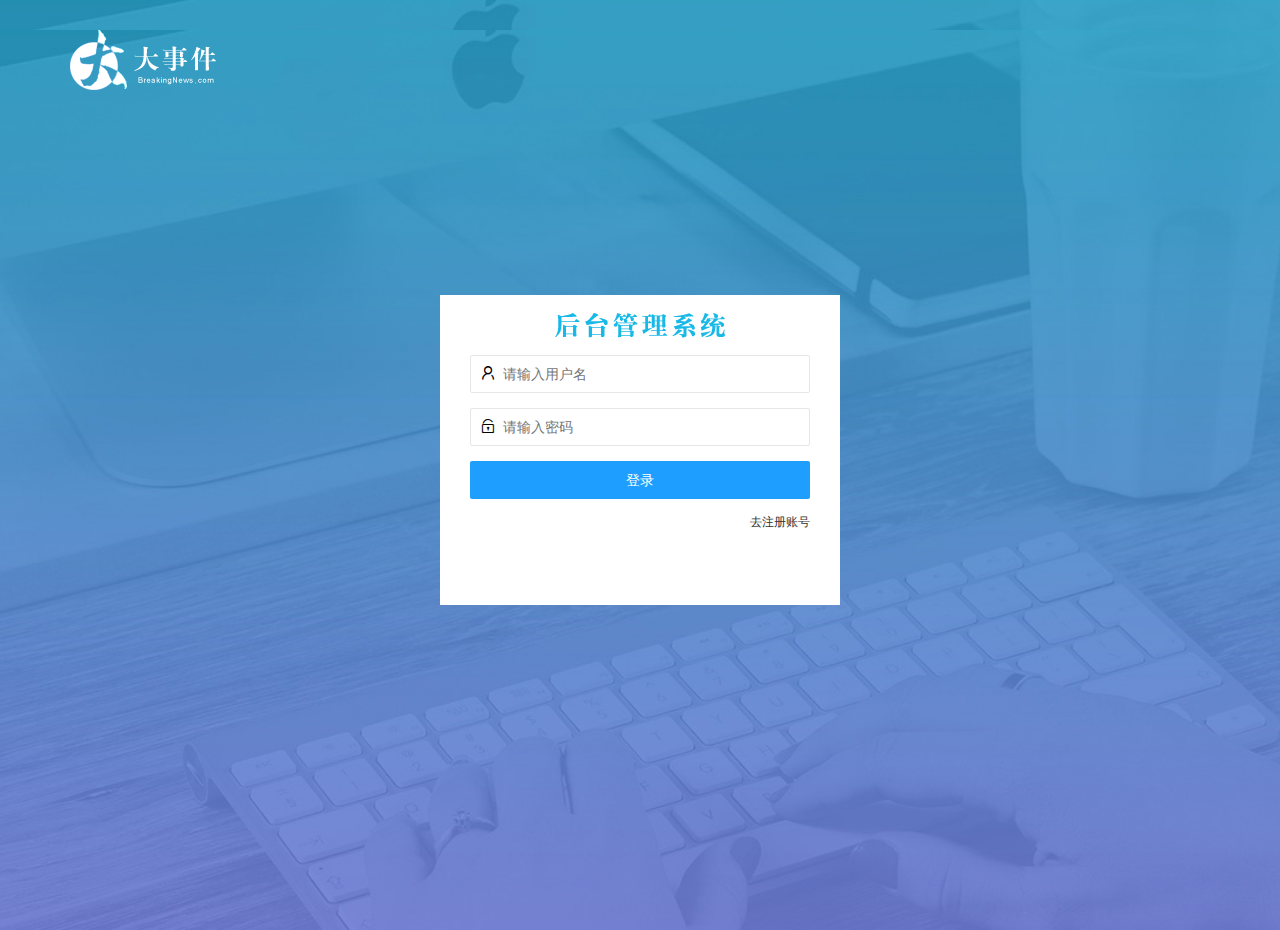
<file: login.html>
<!DOCTYPE html>
<html lang="en">
  <head>
    <meta charset="UTF-8" />
    <meta name="viewport" content="width=device-width, initial-scale=1.0" />
    <title>大事件_登录/注册</title>
    <!-- 引入Layui文件 -->
    <link rel="stylesheet" href="/assets/lib/layui/css/layui.css" />
    <!-- 引入自己的css文件 -->
    <link rel="stylesheet" href="/assets/css/login.css" />
  </head>
  <body>
    <!-- 头部logo区 -->
    <div class="layui-main" style="margin-top: 30px">
      <img src="./assets/images/logo.png" alt="" />
    </div>
    <!-- 登录注册区 -->
    <div class="loginAndRegBox">
      <div class="title-box"></div>
      <!-- 登录的div -->
      <div class="login-box">
        <!-- 登录表单 -->
        <form class="layui-form" id="form_login">
          <!-- 用户名 -->
          <div class="layui-form-item">
            <i class="layui-icon layui-icon-username"></i>
            <input type="text" name="username" required lay-verify="required" placeholder="请输入用户名" autocomplete="off" class="layui-input" />
          </div>
          <!-- 密码 -->
          <div class="layui-form-item">
            <i class="layui-icon layui-icon-password"></i>
            <input type="password" name="password" required lay-verify="required|pwd" placeholder="请输入密码" autocomplete="off" class="layui-input" />
          </div>
          <!-- 登录按钮 -->
          <div class="layui-form-item">
            <button class="layui-btn layui-btn-fluid layui-btn-normal" lay-submit>登录</button>
          </div>
          <div class="layui-form-item links">
            <a href="javascript:;" id="link_reg">去注册账号</a>
          </div>
        </form>
      </div>
      <!-- 注册的div -->
      <div class="reg-box">
        <!-- 注册表单 -->
        <form class="layui-form" id="form_reg">
          <!-- 用户名 -->
          <div class="layui-form-item">
            <i class="layui-icon layui-icon-username"></i>
            <input type="text" name="username" required lay-verify="required" placeholder="请输入用户名" autocomplete="off" class="layui-input" />
          </div>
          <!-- 密码 -->
          <div class="layui-form-item">
            <i class="layui-icon layui-icon-password"></i>
            <input type="password" name="password" required lay-verify="required|pwd" placeholder="请输入密码" autocomplete="off" class="layui-input" />
          </div>
          <!-- 确认密码 -->
          <div class="layui-form-item">
            <i class="layui-icon layui-icon-password"></i>
            <input type="password" name="password" required lay-verify="required|pwd|repwd" placeholder="再次确认密码" autocomplete="off" class="layui-input" />
          </div>
          <!-- 提交按钮 -->
          <div class="layui-form-item">
            <button class="layui-btn layui-btn-fluid layui-btn-normal" lay-submit>注册</button>
          </div>
          <div class="layui-form-item links">
            <a href="javascript:;" id="link_login">去登录</a>
          </div>
        </form>
      </div>
    </div>
  </body>

  <!-- 导入layui的js文件 -->
  <script src="/assets/lib/layui/layui.all.js"></script>
  <!-- 导入JQuery -->
  <script src="/assets/lib/jquery.js"></script>
  <!-- 导入统一拼接路径文件 -->
  <script src="/assets/js/baseAPI.js"></script>
  <!-- 导入自己的js文件 -->
  <script src="/assets/js/login.js"></script>
</html>
</file>
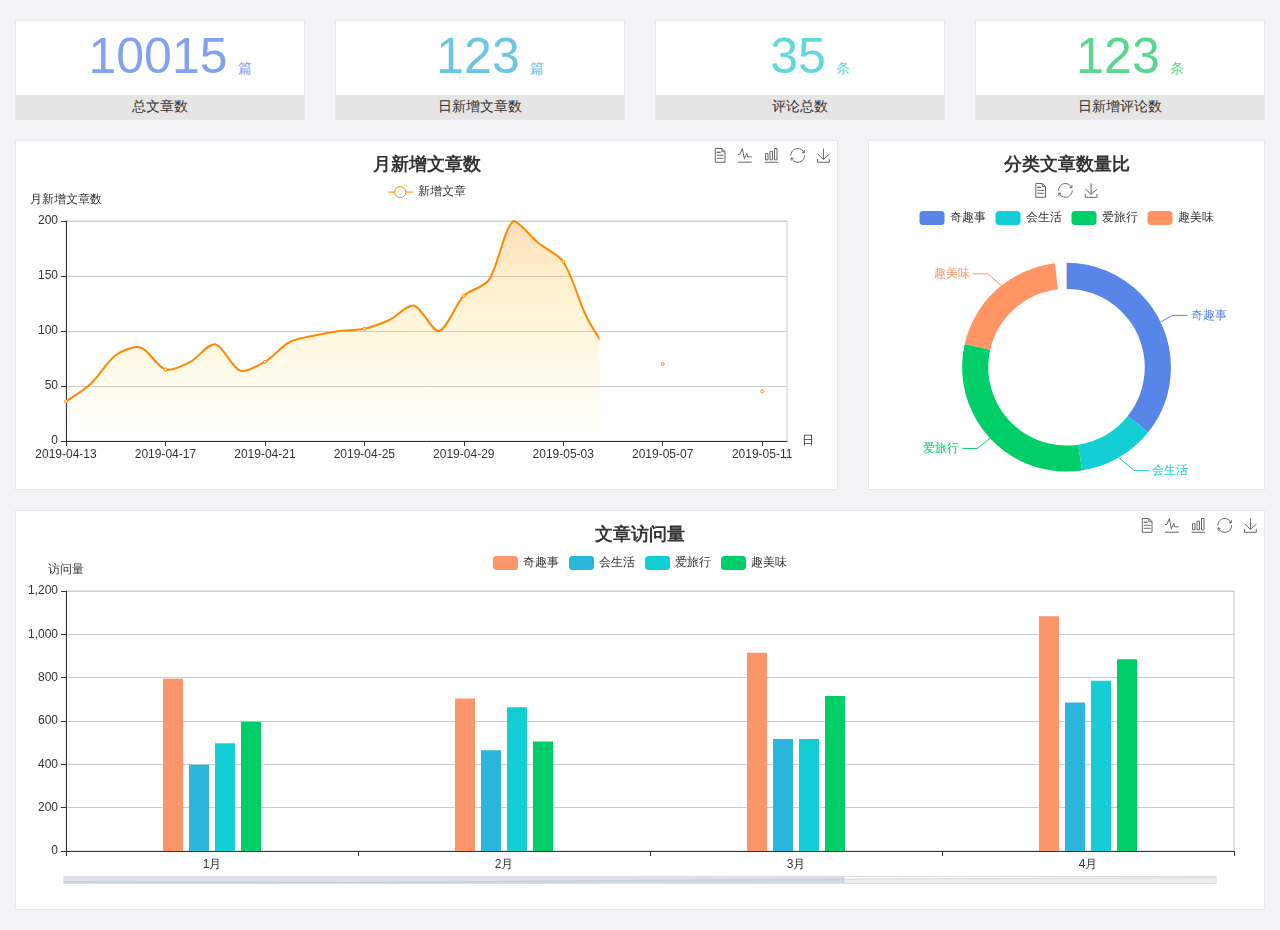
<file: home/dashboard.html>
<!DOCTYPE html>
<html lang="en">

<head>
  <meta charset="UTF-8">
  <meta name="viewport" content="width=device-width, initial-scale=1.0">
  <meta http-equiv="X-UA-Compatible" content="ie=edge">
  <title>图表统计</title>
  <link rel="stylesheet" href="../../assets/lib/bootstrap.css" />
  <link rel="stylesheet" href="../../assets/lib/main.css" />
  <script src="../../assets/lib/jquery.js"></script>
  <script type="text/javascript" src="../../assets/lib/echarts.min.js"></script>
</head>

<body>
  <div class="container-fluid">
    <div class="row spannel_list">
      <div class="col-sm-3 col-xs-6">
        <div class="spannel">
          <em>10015</em><span>篇</span>
          <b>总文章数</b>
        </div>
      </div>
      <div class="col-sm-3 col-xs-6">
        <div class="spannel scolor01">
          <em>123</em><span>篇</span>
          <b>日新增文章数</b>
        </div>
      </div>
      <div class="col-sm-3 col-xs-6">
        <div class="spannel scolor02">
          <em>35</em><span>条</span>
          <b>评论总数</b>
        </div>
      </div>
      <div class="col-sm-3 col-xs-6">
        <div class="spannel scolor03">
          <em>123</em><span>条</span>
          <b>日新增评论数</b>
        </div>
      </div>
    </div>
  </div>

  <div class="container-fluid">
    <div class="row curve-pie">
      <div class="col-lg-8 col-md-8">
        <div class="gragh_pannel" id="curve_show"></div>
      </div>
      <div class="col-lg-4 col-md-4">
        <div class="gragh_pannel" id="pie_show"></div>
      </div>
    </div>
  </div>

  <div class="container-fluid">
    <div class="column_pannel" id="column_show"></div>
  </div>

  <script>
    var oChart = echarts.init(document.getElementById('curve_show'));
    var aList_all = [
      { 'count': 36, 'date': '2019-04-13' },
      { 'count': 52, 'date': '2019-04-14' },
      { 'count': 78, 'date': '2019-04-15' },
      { 'count': 85, 'date': '2019-04-16' },
      { 'count': 65, 'date': '2019-04-17' },
      { 'count': 72, 'date': '2019-04-18' },
      { 'count': 88, 'date': '2019-04-19' },
      { 'count': 64, 'date': '2019-04-20' },
      { 'count': 72, 'date': '2019-04-21' },
      { 'count': 90, 'date': '2019-04-22' },
      { 'count': 96, 'date': '2019-04-23' },
      { 'count': 100, 'date': '2019-04-24' },
      { 'count': 102, 'date': '2019-04-25' },
      { 'count': 110, 'date': '2019-04-26' },
      { 'count': 123, 'date': '2019-04-27' },
      { 'count': 100, 'date': '2019-04-28' },
      { 'count': 132, 'date': '2019-04-29' },
      { 'count': 146, 'date': '2019-04-30' },
      { 'count': 200, 'date': '2019-05-01' },
      { 'count': 180, 'date': '2019-05-02' },
      { 'count': 163, 'date': '2019-05-03' },
      { 'count': 110, 'date': '2019-05-04' },
      { 'count': 80, 'date': '2019-05-05' },
      { 'count': 82, 'date': '2019-05-06' },
      { 'count': 70, 'date': '2019-05-07' },
      { 'count': 65, 'date': '2019-05-08' },
      { 'count': 54, 'date': '2019-05-09' },
      { 'count': 40, 'date': '2019-05-10' },
      { 'count': 45, 'date': '2019-05-11' },
      { 'count': 38, 'date': '2019-05-12' },
    ];

    let aCount = [];
    let aDate = [];

    for (var i = 0; i < aList_all.length; i++) {
      aCount.push(aList_all[i].count);
      aDate.push(aList_all[i].date);
    }

    var chartopt = {
      title: {
        text: '月新增文章数',
        left: 'center',
        top: '10'
      },
      tooltip: {
        trigger: 'axis'
      },
      legend: {
        data: ['新增文章'],
        top: '40'
      },
      toolbox: {
        show: true,
        feature: {
          mark: { show: true },
          dataView: { show: true, readOnly: false },
          magicType: { show: true, type: ['line', 'bar'] },
          restore: { show: true },
          saveAsImage: { show: true }
        }
      },
      calculable: true,
      xAxis: [
        {
          name: '日',
          type: 'category',
          boundaryGap: false,
          data: aDate
        }
      ],
      yAxis: [
        {
          name: '月新增文章数',
          type: 'value'
        }
      ],
      series: [
        {
          name: '新增文章',
          type: 'line',
          smooth: true,
          itemStyle: { normal: { areaStyle: { type: 'default' }, color: '#f80' }, lineStyle: { color: '#f80' } },
          data: aCount
        }],
      areaStyle: {
        normal: {
          color: new echarts.graphic.LinearGradient(0, 0, 0, 1, [{
            offset: 0,
            color: 'rgba(255,136,0,0.39)'
          }, {
            offset: .34,
            color: 'rgba(255,180,0,0.25)'
          }, {
            offset: 1,
            color: 'rgba(255,222,0,0.00)'
          }])

        }
      },
      grid: {
        show: true,
        x: 50,
        x2: 50,
        y: 80,
        height: 220
      }
    };

    oChart.setOption(chartopt);


    var oPie = echarts.init(document.getElementById('pie_show'));
    var oPieopt =
    {
      title: {
        top: 10,
        text: '分类文章数量比',
        x: 'center'
      },
      tooltip: {
        trigger: 'item',
        formatter: "{a} <br/>{b} : {c} ({d}%)"
      },
      color: ['#5885e8', '#13cfd5', '#00ce68', '#ff9565'],
      legend: {
        x: 'center',
        top: 65,
        data: ['奇趣事', '会生活', '爱旅行', '趣美味']
      },
      toolbox: {
        show: true,
        x: 'center',
        top: 35,
        feature: {
          mark: { show: true },
          dataView: { show: true, readOnly: false },
          magicType: {
            show: true,
            type: ['pie', 'funnel'],
            option: {
              funnel: {
                x: '25%',
                width: '50%',
                funnelAlign: 'left',
                max: 1548
              }
            }
          },
          restore: { show: true },
          saveAsImage: { show: true }
        }
      },
      calculable: true,
      series: [
        {
          name: '访问来源',
          type: 'pie',
          radius: ['45%', '60%'],
          center: ['50%', '65%'],
          data: [
            { value: 300, name: '奇趣事' },
            { value: 100, name: '会生活' },
            { value: 260, name: '爱旅行' },
            { value: 180, name: '趣美味' }
          ]
        }
      ]
    };
    oPie.setOption(oPieopt);



    var oColumn = this.echarts.init(document.getElementById('column_show'));
    var oColumnopt =
    {
      title: {
        text: '文章访问量',
        left: 'center',
        top: '10'
      },
      tooltip: {
        trigger: 'axis'
      },
      legend: {
        data: ['奇趣事', '会生活', '爱旅行', '趣美味'],
        top: '40'
      },
      toolbox: {
        show: true,
        feature: {
          mark: { show: true },
          dataView: { show: true, readOnly: false },
          magicType: { show: true, type: ['line', 'bar'] },
          restore: { show: true },
          saveAsImage: { show: true }
        }
      },
      calculable: true,
      xAxis: [
        {
          type: 'category',
          data: ['1月', '2月', '3月', '4月', '5月']
        }
      ],
      yAxis: [
        {
          name: '访问量',
          type: 'value'
        }
      ],
      series: [
        {
          name: '奇趣事',
          type: 'bar',
          barWidth: 20,
          itemStyle: {
            normal: { areaStyle: { type: 'default' }, color: '#fd956a' }
          },
          data: [800, 708, 920, 1090, 1200]
        },
        {
          name: '会生活',
          type: 'bar',
          barWidth: 20,
          itemStyle: {
            normal: { areaStyle: { type: 'default' }, color: '#2bb6db' }
          },
          data: [400, 468, 520, 690, 800]
        },
        {
          name: '爱旅行',
          type: 'bar',
          barWidth: 20,
          itemStyle: {
            normal: { areaStyle: { type: 'default' }, color: '#13cfd5' }
          },
          data: [500, 668, 520, 790, 900]
        },
        {
          name: '趣美味',
          type: 'bar',
          barWidth: 20,
          itemStyle: {
            normal: { areaStyle: { type: 'default' }, color: '#00ce68' }
          },
          data: [600, 508, 720, 890, 1000]
        }
      ],
      grid: {
        show: true,
        x: 50,
        x2: 30,
        y: 80,
        height: 260
      },
      dataZoom: [//给x轴设置滚动条
        {
          start: 0,//默认为0
          end: 100 - 1000 / 31,//默认为100
          type: 'slider',
          show: true,
          xAxisIndex: [0],
          handleSize: 0,//滑动条的 左右2个滑动条的大小
          height: 8,//组件高度
          left: 45, //左边的距离
          right: 50,//右边的距离
          bottom: 26,//右边的距离
          handleColor: '#ddd',//h滑动图标的颜色
          handleStyle: {
            borderColor: "#cacaca",
            borderWidth: "1",
            shadowBlur: 2,
            background: "#ddd",
            shadowColor: "#ddd",
          }
        }]
    };
    oColumn.setOption(oColumnopt);
  </script>
</body>

</html>
</file>
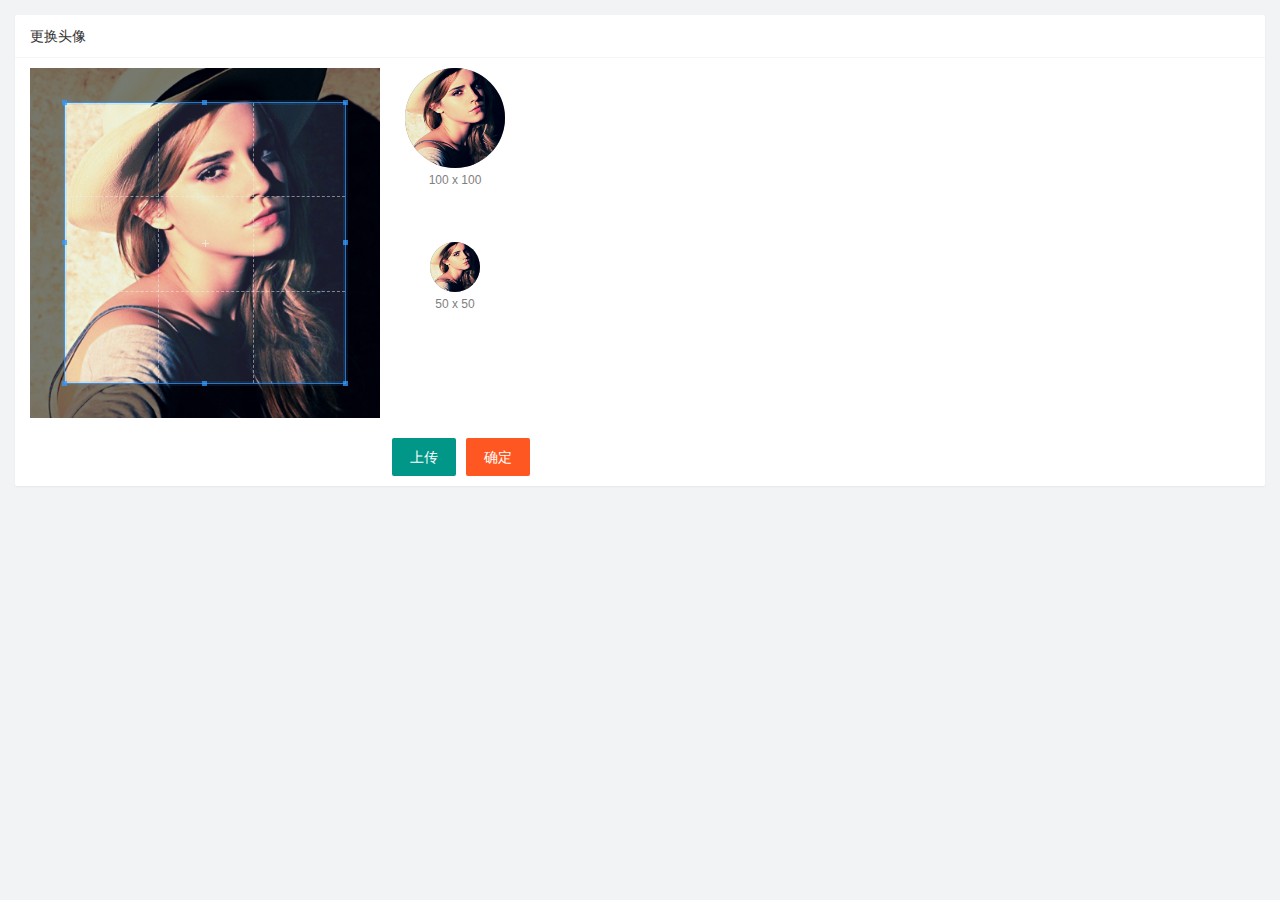
<file: user/user_avatar.html>
<!DOCTYPE html>
<html lang="en">
  <head>
    <meta charset="UTF-8" />
    <meta name="viewport" content="width=device-width, initial-scale=1.0" />
    <title>Document</title>
    <link rel="stylesheet" href="/assets/lib/layui/css/layui.css" />
    <link rel="stylesheet" href="/assets/lib/cropper/cropper.css" />
    <link rel="stylesheet" href="/assets/css/user/user_avatar.css" />
  </head>
  <body>
    <!-- 卡片区域 -->
    <div class="layui-card">
      <div class="layui-card-header">更换头像</div>
      <div class="layui-card-body">
        <!-- 第一行的图片裁剪和预览区域 -->
        <div class="row1">
          <!-- 图片裁剪区域 -->
          <div class="cropper-box">
            <!-- 这个 img 标签很重要，将来会把它初始化为裁剪区域 -->
            <img id="image" src="/assets/images/sample.jpg" />
          </div>
          <!-- 图片的预览区域 -->
          <div class="preview-box">
            <div>
              <!-- 宽高为 100px 的预览区域 -->
              <div class="img-preview w100"></div>
              <p class="size">100 x 100</p>
            </div>
            <div>
              <!-- 宽高为 50px 的预览区域 -->
              <div class="img-preview w50"></div>
              <p class="size">50 x 50</p>
            </div>
          </div>
        </div>

        <!-- 第二行的按钮区域 -->
        <div class="row2">
          <!-- 通过 accept 属性，可以指定，允许用户选择什么类型的文件 -->
          <input type="file" id="file" accept="image/png,image/jpeg" />
          <button type="button" class="layui-btn" id="btnChooseImage">上传</button>
          <button type="button" class="layui-btn layui-btn-danger" id="btnUpload">确定</button>
        </div>
      </div>
    </div>

    <script src="/assets/lib/layui/layui.all.js"></script>
    <script src="/assets/lib/jquery.js"></script>
    <script src="/assets/lib/cropper/Cropper.js"></script>
    <script src="/assets/lib/cropper/jquery-cropper.js"></script>
    <script src="/assets/js/baseAPI.js"></script>
    <script src="/assets/js/user/user_avatar.js"></script>
  </body>
</html>
</file>
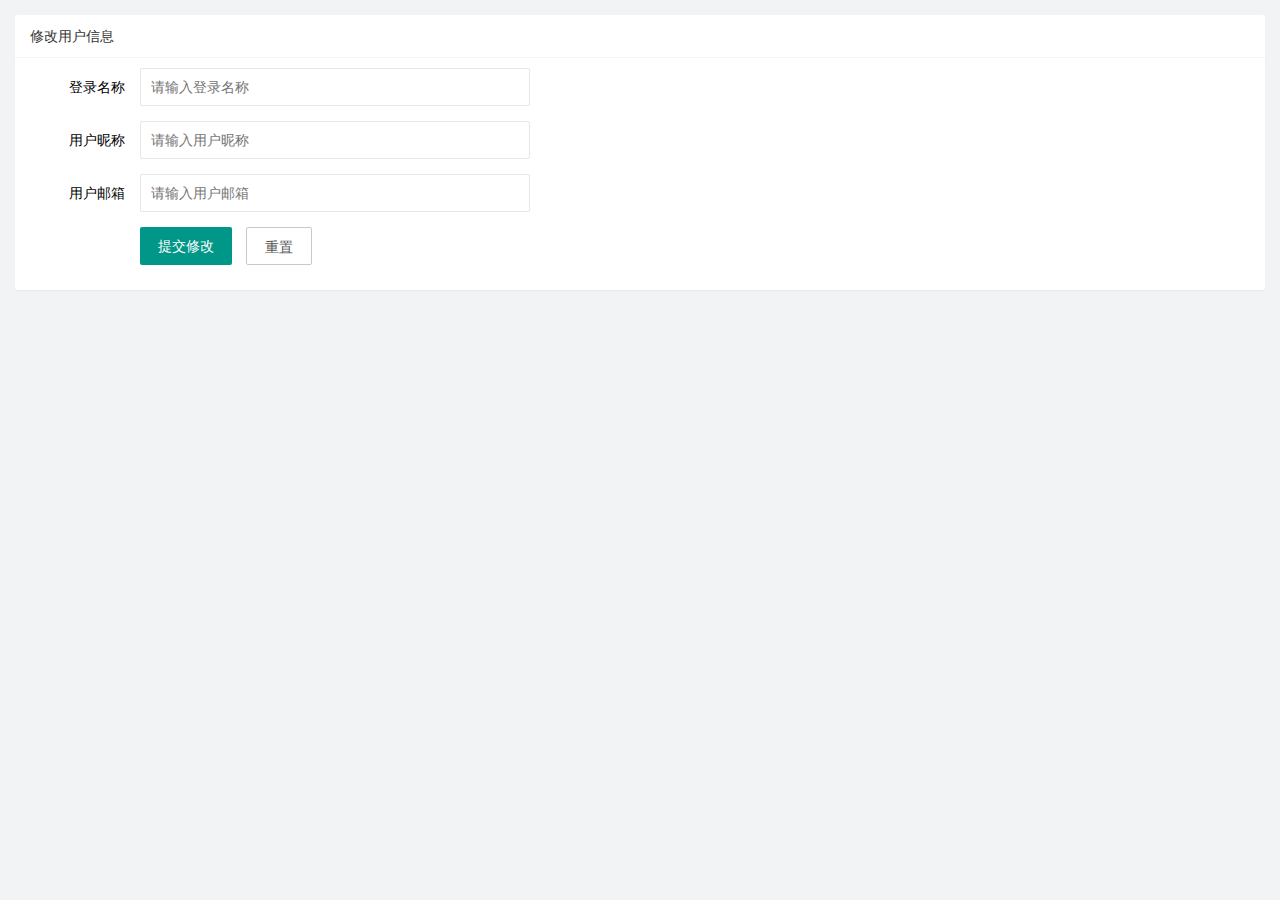
<file: user/user_info.html>
<!DOCTYPE html>
<html lang="en">
  <head>
    <meta charset="UTF-8" />
    <meta name="viewport" content="width=device-width, initial-scale=1.0" />
    <title>Document</title>
    <!-- 导入 layui 的样式 -->
    <link rel="stylesheet" href="/assets/lib/layui/css/layui.css" />
    <!-- 导入自己的样式 -->
    <link rel="stylesheet" href="/assets/css/user/user_info.css" />
  </head>
  <body>
    <!-- 卡片区域 -->
    <div class="layui-card">
      <div class="layui-card-header">修改用户信息</div>
      <div class="layui-card-body">
        <!-- form 表单区域 -->
        <form class="layui-form" lay-filter="formUserInfo">
          <!-- 隐藏区域 -->
          <input type="hidden" name="id" value="" />
          <div class="layui-form-item">
            <label class="layui-form-label">登录名称</label>
            <div class="layui-input-block">
              <input type="text" name="username" required lay-verify="required" placeholder="请输入登录名称" autocomplete="off" class="layui-input" readonly />
            </div>
          </div>
          <div class="layui-form-item">
            <label class="layui-form-label">用户昵称</label>
            <div class="layui-input-block">
              <input type="text" name="nickname" required lay-verify="required|nickname" placeholder="请输入用户昵称" autocomplete="off" class="layui-input" />
            </div>
          </div>
          <div class="layui-form-item">
            <label class="layui-form-label">用户邮箱</label>
            <div class="layui-input-block">
              <input type="text" name="email" required lay-verify="required|email" placeholder="请输入用户邮箱" autocomplete="off" class="layui-input" />
            </div>
          </div>
          <div class="layui-form-item">
            <div class="layui-input-block">
              <button class="layui-btn" lay-submit lay-filter="formDemo">提交修改</button>
              <button type="reset" class="layui-btn layui-btn-primary" id="btnReset">重置</button>
            </div>
          </div>
        </form>
      </div>
    </div>

    <script src="/assets/lib/layui/layui.all.js"></script>
    <script src="/assets/lib/jquery.js"></script>
    <script src="/assets/js/baseAPI.js"></script>
    <script src="/assets/js/user/user_info.js"></script>
  </body>
</html>
</file>
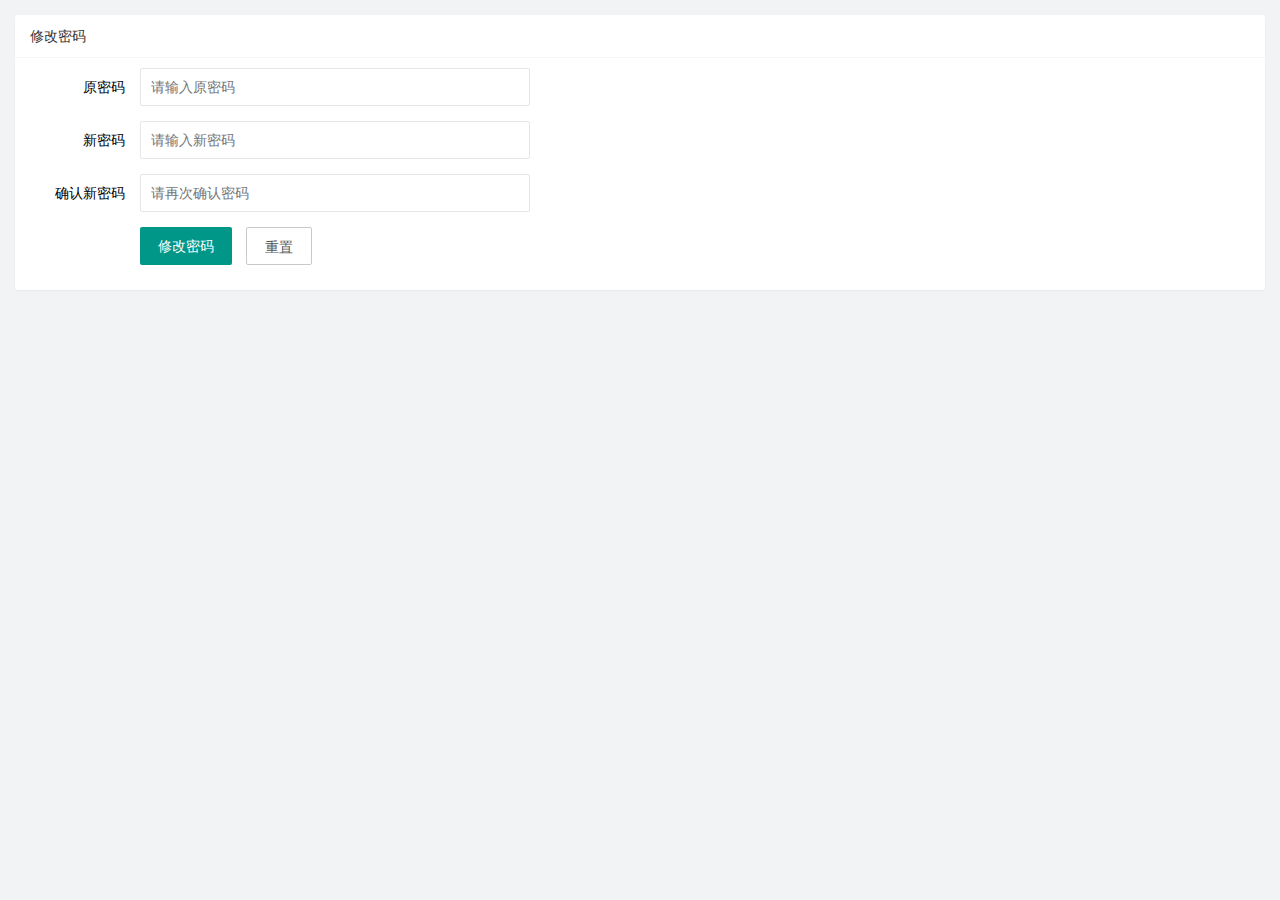
<file: user/user_pwd.html>
<!DOCTYPE html>
<html lang="en">
  <head>
    <meta charset="UTF-8" />
    <meta name="viewport" content="width=device-width, initial-scale=1.0" />
    <title>Document</title>
    <link rel="stylesheet" href="/assets/lib/layui/css/layui.css" />
    <link rel="stylesheet" href="/assets/css/user/user_pwd.css" />
  </head>
  <body>
    <!-- 卡片区域 -->
    <div class="layui-card">
      <div class="layui-card-header">修改密码</div>
      <div class="layui-card-body">
        <form class="layui-form">
          <div class="layui-form-item">
            <label class="layui-form-label">原密码</label>
            <div class="layui-input-block">
              <input type="password" name="oldPwd" required lay-verify="required|pwd" placeholder="请输入原密码" autocomplete="off" class="layui-input" />
            </div>
          </div>
          <div class="layui-form-item">
            <label class="layui-form-label">新密码</label>
            <div class="layui-input-block">
              <input type="password" name="newPwd" required lay-verify="required|pwd|samePwd" placeholder="请输入新密码" autocomplete="off" class="layui-input" />
            </div>
          </div>
          <div class="layui-form-item">
            <label class="layui-form-label">确认新密码</label>
            <div class="layui-input-block">
              <input type="password" name="rePwd" required lay-verify="required|pwd|rePwd" placeholder="请再次确认密码" autocomplete="off" class="layui-input" />
            </div>
          </div>
          <div class="layui-form-item">
            <div class="layui-input-block">
              <button class="layui-btn" lay-submit lay-filter="formDemo">修改密码</button>
              <button type="reset" class="layui-btn layui-btn-primary">重置</button>
            </div>
          </div>
        </form>
      </div>
    </div>

    <script src="/assets/lib/layui/layui.all.js"></script>
    <script src="/assets/lib/jquery.js"></script>
    <script src="/assets/js/baseAPI.js"></script>
    <script src="/assets/js/user/user_pwd.js"></script>
  </body>
</html>
</file>
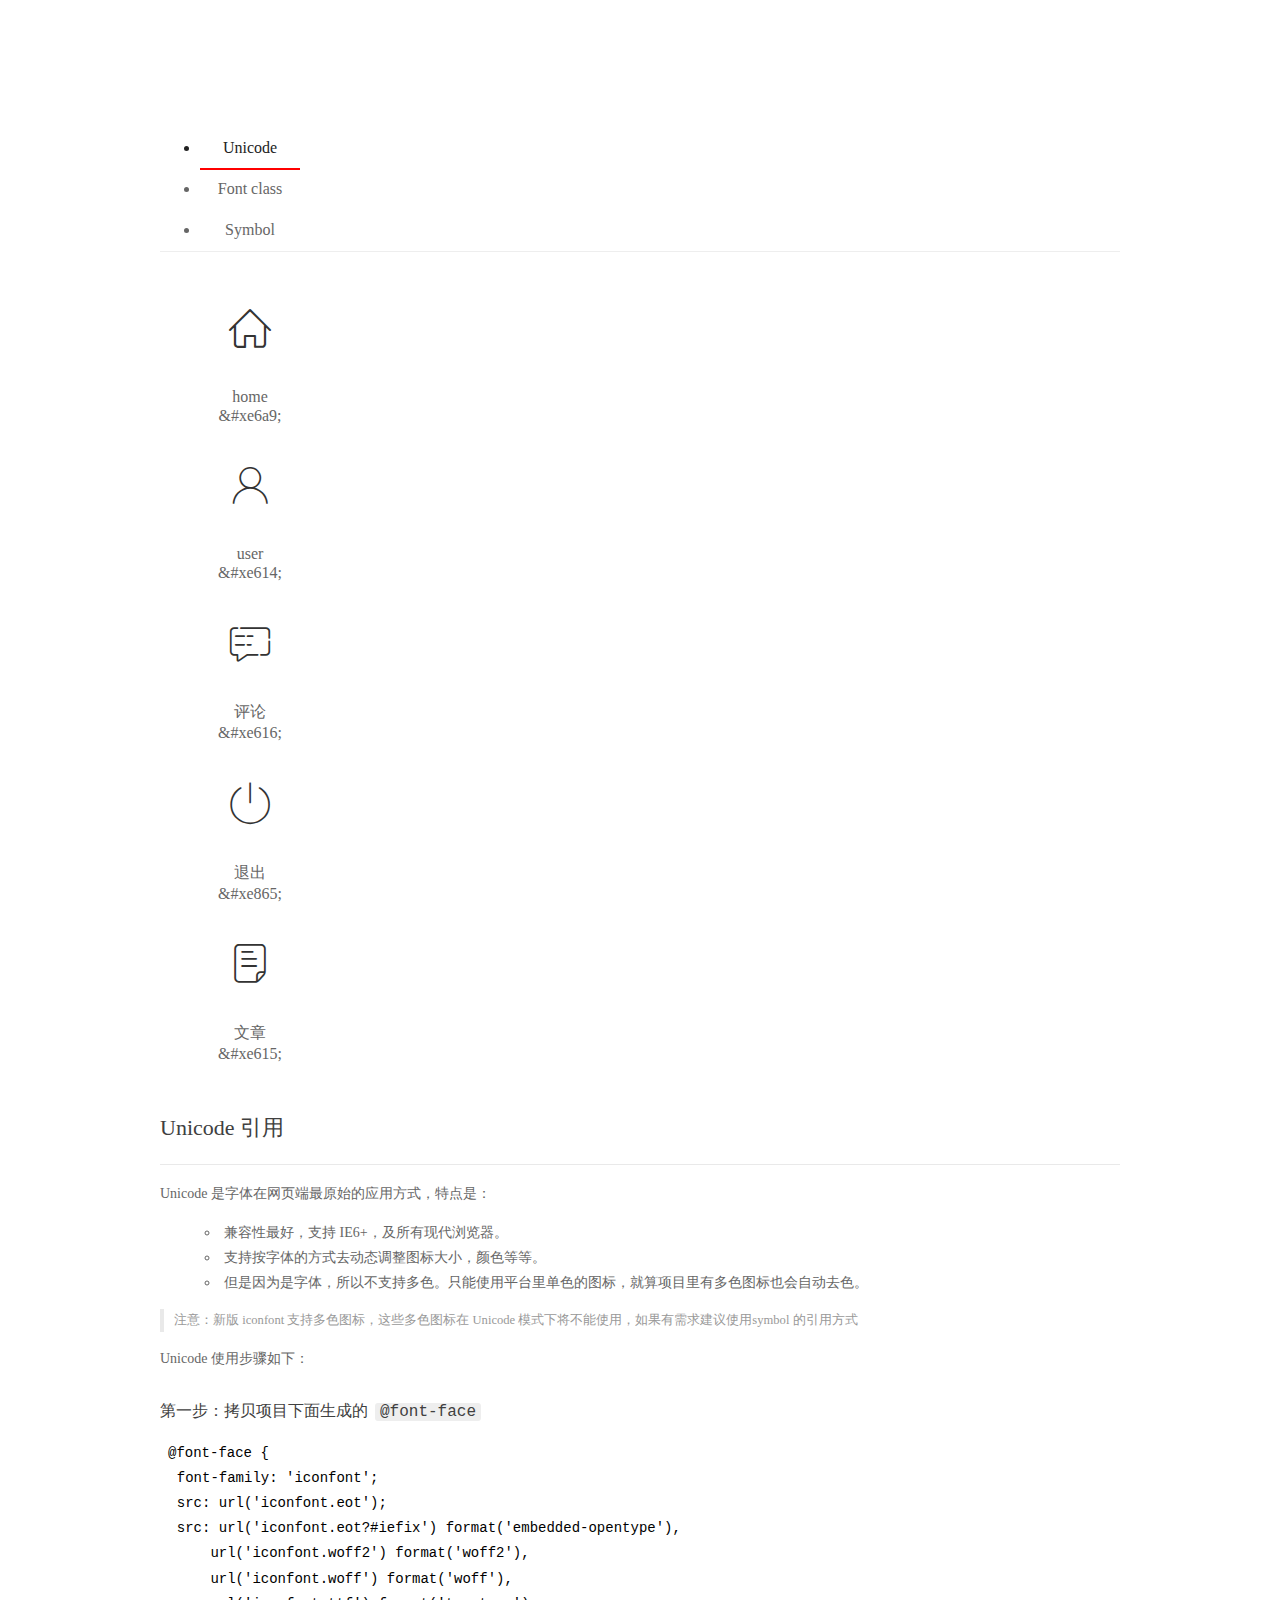
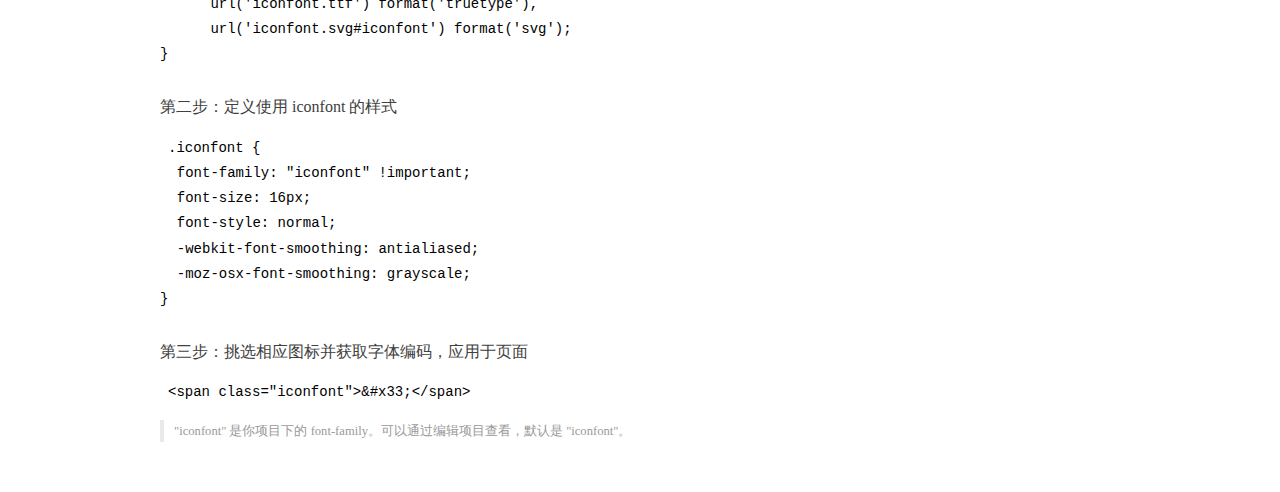
<file: assets/fonts/demo_index.html>
<!DOCTYPE html>
<html>
<head>
  <meta charset="utf-8"/>
  <title>IconFont Demo</title>
  <link rel="shortcut icon" href="https://gtms04.alicdn.com/tps/i4/TB1_oz6GVXXXXaFXpXXJDFnIXXX-64-64.ico" type="image/x-icon"/>
  <link rel="stylesheet" href="https://g.alicdn.com/thx/cube/1.3.2/cube.min.css">
  <link rel="stylesheet" href="demo.css">
  <link rel="stylesheet" href="iconfont.css">
  <script src="iconfont.js"></script>
  <!-- jQuery -->
  <script src="https://a1.alicdn.com/oss/uploads/2018/12/26/7bfddb60-08e8-11e9-9b04-53e73bb6408b.js"></script>
  <!-- 代码高亮 -->
  <script src="https://a1.alicdn.com/oss/uploads/2018/12/26/a3f714d0-08e6-11e9-8a15-ebf944d7534c.js"></script>
</head>
<body>
  <div class="main">
    <h1 class="logo"><a href="https://www.iconfont.cn/" title="iconfont 首页" target="_blank">&#xe86b;</a></h1>
    <div class="nav-tabs">
      <ul id="tabs" class="dib-box">
        <li class="dib active"><span>Unicode</span></li>
        <li class="dib"><span>Font class</span></li>
        <li class="dib"><span>Symbol</span></li>
      </ul>
      
    </div>
    <div class="tab-container">
      <div class="content unicode" style="display: block;">
          <ul class="icon_lists dib-box">
          
            <li class="dib">
              <span class="icon iconfont">&#xe6a9;</span>
                <div class="name">home</div>
                <div class="code-name">&amp;#xe6a9;</div>
              </li>
          
            <li class="dib">
              <span class="icon iconfont">&#xe614;</span>
                <div class="name">user</div>
                <div class="code-name">&amp;#xe614;</div>
              </li>
          
            <li class="dib">
              <span class="icon iconfont">&#xe616;</span>
                <div class="name">评论</div>
                <div class="code-name">&amp;#xe616;</div>
              </li>
          
            <li class="dib">
              <span class="icon iconfont">&#xe865;</span>
                <div class="name">退出</div>
                <div class="code-name">&amp;#xe865;</div>
              </li>
          
            <li class="dib">
              <span class="icon iconfont">&#xe615;</span>
                <div class="name">文章</div>
                <div class="code-name">&amp;#xe615;</div>
              </li>
          
          </ul>
          <div class="article markdown">
          <h2 id="unicode-">Unicode 引用</h2>
          <hr>

          <p>Unicode 是字体在网页端最原始的应用方式，特点是：</p>
          <ul>
            <li>兼容性最好，支持 IE6+，及所有现代浏览器。</li>
            <li>支持按字体的方式去动态调整图标大小，颜色等等。</li>
            <li>但是因为是字体，所以不支持多色。只能使用平台里单色的图标，就算项目里有多色图标也会自动去色。</li>
          </ul>
          <blockquote>
            <p>注意：新版 iconfont 支持多色图标，这些多色图标在 Unicode 模式下将不能使用，如果有需求建议使用symbol 的引用方式</p>
          </blockquote>
          <p>Unicode 使用步骤如下：</p>
          <h3 id="-font-face">第一步：拷贝项目下面生成的 <code>@font-face</code></h3>
<pre><code class="language-css"
>@font-face {
  font-family: 'iconfont';
  src: url('iconfont.eot');
  src: url('iconfont.eot?#iefix') format('embedded-opentype'),
      url('iconfont.woff2') format('woff2'),
      url('iconfont.woff') format('woff'),
      url('iconfont.ttf') format('truetype'),
      url('iconfont.svg#iconfont') format('svg');
}
</code></pre>
          <h3 id="-iconfont-">第二步：定义使用 iconfont 的样式</h3>
<pre><code class="language-css"
>.iconfont {
  font-family: "iconfont" !important;
  font-size: 16px;
  font-style: normal;
  -webkit-font-smoothing: antialiased;
  -moz-osx-font-smoothing: grayscale;
}
</code></pre>
          <h3 id="-">第三步：挑选相应图标并获取字体编码，应用于页面</h3>
<pre>
<code class="language-html"
>&lt;span class="iconfont"&gt;&amp;#x33;&lt;/span&gt;
</code></pre>
          <blockquote>
            <p>"iconfont" 是你项目下的 font-family。可以通过编辑项目查看，默认是 "iconfont"。</p>
          </blockquote>
          </div>
      </div>
      <div class="content font-class">
        <ul class="icon_lists dib-box">
          
          <li class="dib">
            <span class="icon iconfont icon-home"></span>
            <div class="name">
              home
            </div>
            <div class="code-name">.icon-home
            </div>
          </li>
          
          <li class="dib">
            <span class="icon iconfont icon-user"></span>
            <div class="name">
              user
            </div>
            <div class="code-name">.icon-user
            </div>
          </li>
          
          <li class="dib">
            <span class="icon iconfont icon-pinglun"></span>
            <div class="name">
              评论
            </div>
            <div class="code-name">.icon-pinglun
            </div>
          </li>
          
          <li class="dib">
            <span class="icon iconfont icon-tuichu"></span>
            <div class="name">
              退出
            </div>
            <div class="code-name">.icon-tuichu
            </div>
          </li>
          
          <li class="dib">
            <span class="icon iconfont icon-16"></span>
            <div class="name">
              文章
            </div>
            <div class="code-name">.icon-16
            </div>
          </li>
          
        </ul>
        <div class="article markdown">
        <h2 id="font-class-">font-class 引用</h2>
        <hr>

        <p>font-class 是 Unicode 使用方式的一种变种，主要是解决 Unicode 书写不直观，语意不明确的问题。</p>
        <p>与 Unicode 使用方式相比，具有如下特点：</p>
        <ul>
          <li>兼容性良好，支持 IE8+，及所有现代浏览器。</li>
          <li>相比于 Unicode 语意明确，书写更直观。可以很容易分辨这个 icon 是什么。</li>
          <li>因为使用 class 来定义图标，所以当要替换图标时，只需要修改 class 里面的 Unicode 引用。</li>
          <li>不过因为本质上还是使用的字体，所以多色图标还是不支持的。</li>
        </ul>
        <p>使用步骤如下：</p>
        <h3 id="-fontclass-">第一步：引入项目下面生成的 fontclass 代码：</h3>
<pre><code class="language-html">&lt;link rel="stylesheet" href="./iconfont.css"&gt;
</code></pre>
        <h3 id="-">第二步：挑选相应图标并获取类名，应用于页面：</h3>
<pre><code class="language-html">&lt;span class="iconfont icon-xxx"&gt;&lt;/span&gt;
</code></pre>
        <blockquote>
          <p>"
            iconfont" 是你项目下的 font-family。可以通过编辑项目查看，默认是 "iconfont"。</p>
        </blockquote>
      </div>
      </div>
      <div class="content symbol">
          <ul class="icon_lists dib-box">
          
            <li class="dib">
                <svg class="icon svg-icon" aria-hidden="true">
                  <use xlink:href="#icon-home"></use>
                </svg>
                <div class="name">home</div>
                <div class="code-name">#icon-home</div>
            </li>
          
            <li class="dib">
                <svg class="icon svg-icon" aria-hidden="true">
                  <use xlink:href="#icon-user"></use>
                </svg>
                <div class="name">user</div>
                <div class="code-name">#icon-user</div>
            </li>
          
            <li class="dib">
                <svg class="icon svg-icon" aria-hidden="true">
                  <use xlink:href="#icon-pinglun"></use>
                </svg>
                <div class="name">评论</div>
                <div class="code-name">#icon-pinglun</div>
            </li>
          
            <li class="dib">
                <svg class="icon svg-icon" aria-hidden="true">
                  <use xlink:href="#icon-tuichu"></use>
                </svg>
                <div class="name">退出</div>
                <div class="code-name">#icon-tuichu</div>
            </li>
          
            <li class="dib">
                <svg class="icon svg-icon" aria-hidden="true">
                  <use xlink:href="#icon-16"></use>
                </svg>
                <div class="name">文章</div>
                <div class="code-name">#icon-16</div>
            </li>
          
          </ul>
          <div class="article markdown">
          <h2 id="symbol-">Symbol 引用</h2>
          <hr>

          <p>这是一种全新的使用方式，应该说这才是未来的主流，也是平台目前推荐的用法。相关介绍可以参考这篇<a href="">文章</a>
            这种用法其实是做了一个 SVG 的集合，与另外两种相比具有如下特点：</p>
          <ul>
            <li>支持多色图标了，不再受单色限制。</li>
            <li>通过一些技巧，支持像字体那样，通过 <code>font-size</code>, <code>color</code> 来调整样式。</li>
            <li>兼容性较差，支持 IE9+，及现代浏览器。</li>
            <li>浏览器渲染 SVG 的性能一般，还不如 png。</li>
          </ul>
          <p>使用步骤如下：</p>
          <h3 id="-symbol-">第一步：引入项目下面生成的 symbol 代码：</h3>
<pre><code class="language-html">&lt;script src="./iconfont.js"&gt;&lt;/script&gt;
</code></pre>
          <h3 id="-css-">第二步：加入通用 CSS 代码（引入一次就行）：</h3>
<pre><code class="language-html">&lt;style&gt;
.icon {
  width: 1em;
  height: 1em;
  vertical-align: -0.15em;
  fill: currentColor;
  overflow: hidden;
}
&lt;/style&gt;
</code></pre>
          <h3 id="-">第三步：挑选相应图标并获取类名，应用于页面：</h3>
<pre><code class="language-html">&lt;svg class="icon" aria-hidden="true"&gt;
  &lt;use xlink:href="#icon-xxx"&gt;&lt;/use&gt;
&lt;/svg&gt;
</code></pre>
          </div>
      </div>

    </div>
  </div>
  <script>
  $(document).ready(function () {
      $('.tab-container .content:first').show()

      $('#tabs li').click(function (e) {
        var tabContent = $('.tab-container .content')
        var index = $(this).index()

        if ($(this).hasClass('active')) {
          return
        } else {
          $('#tabs li').removeClass('active')
          $(this).addClass('active')

          tabContent.hide().eq(index).fadeIn()
        }
      })
    })
  </script>
</body>
</html>
</file>
<file: assets/lib/layui/css/layui.css>
/** layui-v2.5.5 MIT License By https://www.layui.com */
 .layui-inline,img{display:inline-block;vertical-align:middle}h1,h2,h3,h4,h5,h6{font-weight:400}.layui-edge,.layui-header,.layui-inline,.layui-main{position:relative}.layui-body,.layui-edge,.layui-elip{overflow:hidden}.layui-btn,.layui-edge,.layui-inline,img{vertical-align:middle}.layui-btn,.layui-disabled,.layui-icon,.layui-unselect{-moz-user-select:none;-webkit-user-select:none;-ms-user-select:none}.layui-elip,.layui-form-checkbox span,.layui-form-pane .layui-form-label{text-overflow:ellipsis;white-space:nowrap}.layui-breadcrumb,.layui-tree-btnGroup{visibility:hidden}blockquote,body,button,dd,div,dl,dt,form,h1,h2,h3,h4,h5,h6,input,li,ol,p,pre,td,textarea,th,ul{margin:0;padding:0;-webkit-tap-highlight-color:rgba(0,0,0,0)}a:active,a:hover{outline:0}img{border:none}li{list-style:none}table{border-collapse:collapse;border-spacing:0}h4,h5,h6{font-size:100%}button,input,optgroup,option,select,textarea{font-family:inherit;font-size:inherit;font-style:inherit;font-weight:inherit;outline:0}pre{white-space:pre-wrap;white-space:-moz-pre-wrap;white-space:-pre-wrap;white-space:-o-pre-wrap;word-wrap:break-word}body{line-height:24px;font:14px Helvetica Neue,Helvetica,PingFang SC,Tahoma,Arial,sans-serif}hr{height:1px;margin:10px 0;border:0;clear:both}a{color:#333;text-decoration:none}a:hover{color:#777}a cite{font-style:normal;*cursor:pointer}.layui-border-box,.layui-border-box *{box-sizing:border-box}.layui-box,.layui-box *{box-sizing:content-box}.layui-clear{clear:both;*zoom:1}.layui-clear:after{content:'\20';clear:both;*zoom:1;display:block;height:0}.layui-inline{*display:inline;*zoom:1}.layui-edge{display:inline-block;width:0;height:0;border-width:6px;border-style:dashed;border-color:transparent}.layui-edge-top{top:-4px;border-bottom-color:#999;border-bottom-style:solid}.layui-edge-right{border-left-color:#999;border-left-style:solid}.layui-edge-bottom{top:2px;border-top-color:#999;border-top-style:solid}.layui-edge-left{border-right-color:#999;border-right-style:solid}.layui-disabled,.layui-disabled:hover{color:#d2d2d2!important;cursor:not-allowed!important}.layui-circle{border-radius:100%}.layui-show{display:block!important}.layui-hide{display:none!important}@font-face{font-family:layui-icon;src:url(../font/iconfont.eot?v=250);src:url(../font/iconfont.eot?v=250#iefix) format('embedded-opentype'),url(../font/iconfont.woff2?v=250) format('woff2'),url(../font/iconfont.woff?v=250) format('woff'),url(../font/iconfont.ttf?v=250) format('truetype'),url(../font/iconfont.svg?v=250#layui-icon) format('svg')}.layui-icon{font-family:layui-icon!important;font-size:16px;font-style:normal;-webkit-font-smoothing:antialiased;-moz-osx-font-smoothing:grayscale}.layui-icon-reply-fill:before{content:"\e611"}.layui-icon-set-fill:before{content:"\e614"}.layui-icon-menu-fill:before{content:"\e60f"}.layui-icon-search:before{content:"\e615"}.layui-icon-share:before{content:"\e641"}.layui-icon-set-sm:before{content:"\e620"}.layui-icon-engine:before{content:"\e628"}.layui-icon-close:before{content:"\1006"}.layui-icon-close-fill:before{content:"\1007"}.layui-icon-chart-screen:before{content:"\e629"}.layui-icon-star:before{content:"\e600"}.layui-icon-circle-dot:before{content:"\e617"}.layui-icon-chat:before{content:"\e606"}.layui-icon-release:before{content:"\e609"}.layui-icon-list:before{content:"\e60a"}.layui-icon-chart:before{content:"\e62c"}.layui-icon-ok-circle:before{content:"\1005"}.layui-icon-layim-theme:before{content:"\e61b"}.layui-icon-table:before{content:"\e62d"}.layui-icon-right:before{content:"\e602"}.layui-icon-left:before{content:"\e603"}.layui-icon-cart-simple:before{content:"\e698"}.layui-icon-face-cry:before{content:"\e69c"}.layui-icon-face-smile:before{content:"\e6af"}.layui-icon-survey:before{content:"\e6b2"}.layui-icon-tree:before{content:"\e62e"}.layui-icon-upload-circle:before{content:"\e62f"}.layui-icon-add-circle:before{content:"\e61f"}.layui-icon-download-circle:before{content:"\e601"}.layui-icon-templeate-1:before{content:"\e630"}.layui-icon-util:before{content:"\e631"}.layui-icon-face-surprised:before{content:"\e664"}.layui-icon-edit:before{content:"\e642"}.layui-icon-speaker:before{content:"\e645"}.layui-icon-down:before{content:"\e61a"}.layui-icon-file:before{content:"\e621"}.layui-icon-layouts:before{content:"\e632"}.layui-icon-rate-half:before{content:"\e6c9"}.layui-icon-add-circle-fine:before{content:"\e608"}.layui-icon-prev-circle:before{content:"\e633"}.layui-icon-read:before{content:"\e705"}.layui-icon-404:before{content:"\e61c"}.layui-icon-carousel:before{content:"\e634"}.layui-icon-help:before{content:"\e607"}.layui-icon-code-circle:before{content:"\e635"}.layui-icon-water:before{content:"\e636"}.layui-icon-username:before{content:"\e66f"}.layui-icon-find-fill:before{content:"\e670"}.layui-icon-about:before{content:"\e60b"}.layui-icon-location:before{content:"\e715"}.layui-icon-up:before{content:"\e619"}.layui-icon-pause:before{content:"\e651"}.layui-icon-date:before{content:"\e637"}.layui-icon-layim-uploadfile:before{content:"\e61d"}.layui-icon-delete:before{content:"\e640"}.layui-icon-play:before{content:"\e652"}.layui-icon-top:before{content:"\e604"}.layui-icon-friends:before{content:"\e612"}.layui-icon-refresh-3:before{content:"\e9aa"}.layui-icon-ok:before{content:"\e605"}.layui-icon-layer:before{content:"\e638"}.layui-icon-face-smile-fine:before{content:"\e60c"}.layui-icon-dollar:before{content:"\e659"}.layui-icon-group:before{content:"\e613"}.layui-icon-layim-download:before{content:"\e61e"}.layui-icon-picture-fine:before{content:"\e60d"}.layui-icon-link:before{content:"\e64c"}.layui-icon-diamond:before{content:"\e735"}.layui-icon-log:before{content:"\e60e"}.layui-icon-rate-solid:before{content:"\e67a"}.layui-icon-fonts-del:before{content:"\e64f"}.layui-icon-unlink:before{content:"\e64d"}.layui-icon-fonts-clear:before{content:"\e639"}.layui-icon-triangle-r:before{content:"\e623"}.layui-icon-circle:before{content:"\e63f"}.layui-icon-radio:before{content:"\e643"}.layui-icon-align-center:before{content:"\e647"}.layui-icon-align-right:before{content:"\e648"}.layui-icon-align-left:before{content:"\e649"}.layui-icon-loading-1:before{content:"\e63e"}.layui-icon-return:before{content:"\e65c"}.layui-icon-fonts-strong:before{content:"\e62b"}.layui-icon-upload:before{content:"\e67c"}.layui-icon-dialogue:before{content:"\e63a"}.layui-icon-video:before{content:"\e6ed"}.layui-icon-headset:before{content:"\e6fc"}.layui-icon-cellphone-fine:before{content:"\e63b"}.layui-icon-add-1:before{content:"\e654"}.layui-icon-face-smile-b:before{content:"\e650"}.layui-icon-fonts-html:before{content:"\e64b"}.layui-icon-form:before{content:"\e63c"}.layui-icon-cart:before{content:"\e657"}.layui-icon-camera-fill:before{content:"\e65d"}.layui-icon-tabs:before{content:"\e62a"}.layui-icon-fonts-code:before{content:"\e64e"}.layui-icon-fire:before{content:"\e756"}.layui-icon-set:before{content:"\e716"}.layui-icon-fonts-u:before{content:"\e646"}.layui-icon-triangle-d:before{content:"\e625"}.layui-icon-tips:before{content:"\e702"}.layui-icon-picture:before{content:"\e64a"}.layui-icon-more-vertical:before{content:"\e671"}.layui-icon-flag:before{content:"\e66c"}.layui-icon-loading:before{content:"\e63d"}.layui-icon-fonts-i:before{content:"\e644"}.layui-icon-refresh-1:before{content:"\e666"}.layui-icon-rmb:before{content:"\e65e"}.layui-icon-home:before{content:"\e68e"}.layui-icon-user:before{content:"\e770"}.layui-icon-notice:before{content:"\e667"}.layui-icon-login-weibo:before{content:"\e675"}.layui-icon-voice:before{content:"\e688"}.layui-icon-upload-drag:before{content:"\e681"}.layui-icon-login-qq:before{content:"\e676"}.layui-icon-snowflake:before{content:"\e6b1"}.layui-icon-file-b:before{content:"\e655"}.layui-icon-template:before{content:"\e663"}.layui-icon-auz:before{content:"\e672"}.layui-icon-console:before{content:"\e665"}.layui-icon-app:before{content:"\e653"}.layui-icon-prev:before{content:"\e65a"}.layui-icon-website:before{content:"\e7ae"}.layui-icon-next:before{content:"\e65b"}.layui-icon-component:before{content:"\e857"}.layui-icon-more:before{content:"\e65f"}.layui-icon-login-wechat:before{content:"\e677"}.layui-icon-shrink-right:before{content:"\e668"}.layui-icon-spread-left:before{content:"\e66b"}.layui-icon-camera:before{content:"\e660"}.layui-icon-note:before{content:"\e66e"}.layui-icon-refresh:before{content:"\e669"}.layui-icon-female:before{content:"\e661"}.layui-icon-male:before{content:"\e662"}.layui-icon-password:before{content:"\e673"}.layui-icon-senior:before{content:"\e674"}.layui-icon-theme:before{content:"\e66a"}.layui-icon-tread:before{content:"\e6c5"}.layui-icon-praise:before{content:"\e6c6"}.layui-icon-star-fill:before{content:"\e658"}.layui-icon-rate:before{content:"\e67b"}.layui-icon-template-1:before{content:"\e656"}.layui-icon-vercode:before{content:"\e679"}.layui-icon-cellphone:before{content:"\e678"}.layui-icon-screen-full:before{content:"\e622"}.layui-icon-screen-restore:before{content:"\e758"}.layui-icon-cols:before{content:"\e610"}.layui-icon-export:before{content:"\e67d"}.layui-icon-print:before{content:"\e66d"}.layui-icon-slider:before{content:"\e714"}.layui-icon-addition:before{content:"\e624"}.layui-icon-subtraction:before{content:"\e67e"}.layui-icon-service:before{content:"\e626"}.layui-icon-transfer:before{content:"\e691"}.layui-main{width:1140px;margin:0 auto}.layui-header{z-index:1000;height:60px}.layui-header a:hover{transition:all .5s;-webkit-transition:all .5s}.layui-side{position:fixed;left:0;top:0;bottom:0;z-index:999;width:200px;overflow-x:hidden}.layui-side-scroll{position:relative;width:220px;height:100%;overflow-x:hidden}.layui-body{position:absolute;left:200px;right:0;top:0;bottom:0;z-index:998;width:auto;overflow-y:auto;box-sizing:border-box}.layui-layout-body{overflow:hidden}.layui-layout-admin .layui-header{background-color:#23262E}.layui-layout-admin .layui-side{top:60px;width:200px;overflow-x:hidden}.layui-layout-admin .layui-body{position:fixed;top:60px;bottom:44px}.layui-layout-admin .layui-main{width:auto;margin:0 15px}.layui-layout-admin .layui-footer{position:fixed;left:200px;right:0;bottom:0;height:44px;line-height:44px;padding:0 15px;background-color:#eee}.layui-layout-admin .layui-logo{position:absolute;left:0;top:0;width:200px;height:100%;line-height:60px;text-align:center;color:#009688;font-size:16px}.layui-layout-admin .layui-header .layui-nav{background:0 0}.layui-layout-left{position:absolute!important;left:200px;top:0}.layui-layout-right{position:absolute!important;right:0;top:0}.layui-container{position:relative;margin:0 auto;padding:0 15px;box-sizing:border-box}.layui-fluid{position:relative;margin:0 auto;padding:0 15px}.layui-row:after,.layui-row:before{content:'';display:block;clear:both}.layui-col-lg1,.layui-col-lg10,.layui-col-lg11,.layui-col-lg12,.layui-col-lg2,.layui-col-lg3,.layui-col-lg4,.layui-col-lg5,.layui-col-lg6,.layui-col-lg7,.layui-col-lg8,.layui-col-lg9,.layui-col-md1,.layui-col-md10,.layui-col-md11,.layui-col-md12,.layui-col-md2,.layui-col-md3,.layui-col-md4,.layui-col-md5,.layui-col-md6,.layui-col-md7,.layui-col-md8,.layui-col-md9,.layui-col-sm1,.layui-col-sm10,.layui-col-sm11,.layui-col-sm12,.layui-col-sm2,.layui-col-sm3,.layui-col-sm4,.layui-col-sm5,.layui-col-sm6,.layui-col-sm7,.layui-col-sm8,.layui-col-sm9,.layui-col-xs1,.layui-col-xs10,.layui-col-xs11,.layui-col-xs12,.layui-col-xs2,.layui-col-xs3,.layui-col-xs4,.layui-col-xs5,.layui-col-xs6,.layui-col-xs7,.layui-col-xs8,.layui-col-xs9{position:relative;display:block;box-sizing:border-box}.layui-col-xs1,.layui-col-xs10,.layui-col-xs11,.layui-col-xs12,.layui-col-xs2,.layui-col-xs3,.layui-col-xs4,.layui-col-xs5,.layui-col-xs6,.layui-col-xs7,.layui-col-xs8,.layui-col-xs9{float:left}.layui-col-xs1{width:8.33333333%}.layui-col-xs2{width:16.66666667%}.layui-col-xs3{width:25%}.layui-col-xs4{width:33.33333333%}.layui-col-xs5{width:41.66666667%}.layui-col-xs6{width:50%}.layui-col-xs7{width:58.33333333%}.layui-col-xs8{width:66.66666667%}.layui-col-xs9{width:75%}.layui-col-xs10{width:83.33333333%}.layui-col-xs11{width:91.66666667%}.layui-col-xs12{width:100%}.layui-col-xs-offset1{margin-left:8.33333333%}.layui-col-xs-offset2{margin-left:16.66666667%}.layui-col-xs-offset3{margin-left:25%}.layui-col-xs-offset4{margin-left:33.33333333%}.layui-col-xs-offset5{margin-left:41.66666667%}.layui-col-xs-offset6{margin-left:50%}.layui-col-xs-offset7{margin-left:58.33333333%}.layui-col-xs-offset8{margin-left:66.66666667%}.layui-col-xs-offset9{margin-left:75%}.layui-col-xs-offset10{margin-left:83.33333333%}.layui-col-xs-offset11{margin-left:91.66666667%}.layui-col-xs-offset12{margin-left:100%}@media screen and (max-width:768px){.layui-hide-xs{display:none!important}.layui-show-xs-block{display:block!important}.layui-show-xs-inline{display:inline!important}.layui-show-xs-inline-block{display:inline-block!important}}@media screen and (min-width:768px){.layui-container{width:750px}.layui-hide-sm{display:none!important}.layui-show-sm-block{display:block!important}.layui-show-sm-inline{display:inline!important}.layui-show-sm-inline-block{display:inline-block!important}.layui-col-sm1,.layui-col-sm10,.layui-col-sm11,.layui-col-sm12,.layui-col-sm2,.layui-col-sm3,.layui-col-sm4,.layui-col-sm5,.layui-col-sm6,.layui-col-sm7,.layui-col-sm8,.layui-col-sm9{float:left}.layui-col-sm1{width:8.33333333%}.layui-col-sm2{width:16.66666667%}.layui-col-sm3{width:25%}.layui-col-sm4{width:33.33333333%}.layui-col-sm5{width:41.66666667%}.layui-col-sm6{width:50%}.layui-col-sm7{width:58.33333333%}.layui-col-sm8{width:66.66666667%}.layui-col-sm9{width:75%}.layui-col-sm10{width:83.33333333%}.layui-col-sm11{width:91.66666667%}.layui-col-sm12{width:100%}.layui-col-sm-offset1{margin-left:8.33333333%}.layui-col-sm-offset2{margin-left:16.66666667%}.layui-col-sm-offset3{margin-left:25%}.layui-col-sm-offset4{margin-left:33.33333333%}.layui-col-sm-offset5{margin-left:41.66666667%}.layui-col-sm-offset6{margin-left:50%}.layui-col-sm-offset7{margin-left:58.33333333%}.layui-col-sm-offset8{margin-left:66.66666667%}.layui-col-sm-offset9{margin-left:75%}.layui-col-sm-offset10{margin-left:83.33333333%}.layui-col-sm-offset11{margin-left:91.66666667%}.layui-col-sm-offset12{margin-left:100%}}@media screen and (min-width:992px){.layui-container{width:970px}.layui-hide-md{display:none!important}.layui-show-md-block{display:block!important}.layui-show-md-inline{display:inline!important}.layui-show-md-inline-block{display:inline-block!important}.layui-col-md1,.layui-col-md10,.layui-col-md11,.layui-col-md12,.layui-col-md2,.layui-col-md3,.layui-col-md4,.layui-col-md5,.layui-col-md6,.layui-col-md7,.layui-col-md8,.layui-col-md9{float:left}.layui-col-md1{width:8.33333333%}.layui-col-md2{width:16.66666667%}.layui-col-md3{width:25%}.layui-col-md4{width:33.33333333%}.layui-col-md5{width:41.66666667%}.layui-col-md6{width:50%}.layui-col-md7{width:58.33333333%}.layui-col-md8{width:66.66666667%}.layui-col-md9{width:75%}.layui-col-md10{width:83.33333333%}.layui-col-md11{width:91.66666667%}.layui-col-md12{width:100%}.layui-col-md-offset1{margin-left:8.33333333%}.layui-col-md-offset2{margin-left:16.66666667%}.layui-col-md-offset3{margin-left:25%}.layui-col-md-offset4{margin-left:33.33333333%}.layui-col-md-offset5{margin-left:41.66666667%}.layui-col-md-offset6{margin-left:50%}.layui-col-md-offset7{margin-left:58.33333333%}.layui-col-md-offset8{margin-left:66.66666667%}.layui-col-md-offset9{margin-left:75%}.layui-col-md-offset10{margin-left:83.33333333%}.layui-col-md-offset11{margin-left:91.66666667%}.layui-col-md-offset12{margin-left:100%}}@media screen and (min-width:1200px){.layui-container{width:1170px}.layui-hide-lg{display:none!important}.layui-show-lg-block{display:block!important}.layui-show-lg-inline{display:inline!important}.layui-show-lg-inline-block{display:inline-block!important}.layui-col-lg1,.layui-col-lg10,.layui-col-lg11,.layui-col-lg12,.layui-col-lg2,.layui-col-lg3,.layui-col-lg4,.layui-col-lg5,.layui-col-lg6,.layui-col-lg7,.layui-col-lg8,.layui-col-lg9{float:left}.layui-col-lg1{width:8.33333333%}.layui-col-lg2{width:16.66666667%}.layui-col-lg3{width:25%}.layui-col-lg4{width:33.33333333%}.layui-col-lg5{width:41.66666667%}.layui-col-lg6{width:50%}.layui-col-lg7{width:58.33333333%}.layui-col-lg8{width:66.66666667%}.layui-col-lg9{width:75%}.layui-col-lg10{width:83.33333333%}.layui-col-lg11{width:91.66666667%}.layui-col-lg12{width:100%}.layui-col-lg-offset1{margin-left:8.33333333%}.layui-col-lg-offset2{margin-left:16.66666667%}.layui-col-lg-offset3{margin-left:25%}.layui-col-lg-offset4{margin-left:33.33333333%}.layui-col-lg-offset5{margin-left:41.66666667%}.layui-col-lg-offset6{margin-left:50%}.layui-col-lg-offset7{margin-left:58.33333333%}.layui-col-lg-offset8{margin-left:66.66666667%}.layui-col-lg-offset9{margin-left:75%}.layui-col-lg-offset10{margin-left:83.33333333%}.layui-col-lg-offset11{margin-left:91.66666667%}.layui-col-lg-offset12{margin-left:100%}}.layui-col-space1{margin:-.5px}.layui-col-space1>*{padding:.5px}.layui-col-space3{margin:-1.5px}.layui-col-space3>*{padding:1.5px}.layui-col-space5{margin:-2.5px}.layui-col-space5>*{padding:2.5px}.layui-col-space8{margin:-3.5px}.layui-col-space8>*{padding:3.5px}.layui-col-space10{margin:-5px}.layui-col-space10>*{padding:5px}.layui-col-space12{margin:-6px}.layui-col-space12>*{padding:6px}.layui-col-space15{margin:-7.5px}.layui-col-space15>*{padding:7.5px}.layui-col-space18{margin:-9px}.layui-col-space18>*{padding:9px}.layui-col-space20{margin:-10px}.layui-col-space20>*{padding:10px}.layui-col-space22{margin:-11px}.layui-col-space22>*{padding:11px}.layui-col-space25{margin:-12.5px}.layui-col-space25>*{padding:12.5px}.layui-col-space30{margin:-15px}.layui-col-space30>*{padding:15px}.layui-btn,.layui-input,.layui-select,.layui-textarea,.layui-upload-button{outline:0;-webkit-appearance:none;transition:all .3s;-webkit-transition:all .3s;box-sizing:border-box}.layui-elem-quote{margin-bottom:10px;padding:15px;line-height:22px;border-left:5px solid #009688;border-radius:0 2px 2px 0;background-color:#f2f2f2}.layui-quote-nm{border-style:solid;border-width:1px 1px 1px 5px;background:0 0}.layui-elem-field{margin-bottom:10px;padding:0;border-width:1px;border-style:solid}.layui-elem-field legend{margin-left:20px;padding:0 10px;font-size:20px;font-weight:300}.layui-field-title{margin:10px 0 20px;border-width:1px 0 0}.layui-field-box{padding:10px 15px}.layui-field-title .layui-field-box{padding:10px 0}.layui-progress{position:relative;height:6px;border-radius:20px;background-color:#e2e2e2}.layui-progress-bar{position:absolute;left:0;top:0;width:0;max-width:100%;height:6px;border-radius:20px;text-align:right;background-color:#5FB878;transition:all .3s;-webkit-transition:all .3s}.layui-progress-big,.layui-progress-big .layui-progress-bar{height:18px;line-height:18px}.layui-progress-text{position:relative;top:-20px;line-height:18px;font-size:12px;color:#666}.layui-progress-big .layui-progress-text{position:static;padding:0 10px;color:#fff}.layui-collapse{border-width:1px;border-style:solid;border-radius:2px}.layui-colla-content,.layui-colla-item{border-top-width:1px;border-top-style:solid}.layui-colla-item:first-child{border-top:none}.layui-colla-title{position:relative;height:42px;line-height:42px;padding:0 15px 0 35px;color:#333;background-color:#f2f2f2;cursor:pointer;font-size:14px;overflow:hidden}.layui-colla-content{display:none;padding:10px 15px;line-height:22px;color:#666}.layui-colla-icon{position:absolute;left:15px;top:0;font-size:14px}.layui-card{margin-bottom:15px;border-radius:2px;background-color:#fff;box-shadow:0 1px 2px 0 rgba(0,0,0,.05)}.layui-card:last-child{margin-bottom:0}.layui-card-header{position:relative;height:42px;line-height:42px;padding:0 15px;border-bottom:1px solid #f6f6f6;color:#333;border-radius:2px 2px 0 0;font-size:14px}.layui-bg-black,.layui-bg-blue,.layui-bg-cyan,.layui-bg-green,.layui-bg-orange,.layui-bg-red{color:#fff!important}.layui-card-body{position:relative;padding:10px 15px;line-height:24px}.layui-card-body[pad15]{padding:15px}.layui-card-body[pad20]{padding:20px}.layui-card-body .layui-table{margin:5px 0}.layui-card .layui-tab{margin:0}.layui-panel-window{position:relative;padding:15px;border-radius:0;border-top:5px solid #E6E6E6;background-color:#fff}.layui-auxiliar-moving{position:fixed;left:0;right:0;top:0;bottom:0;width:100%;height:100%;background:0 0;z-index:9999999999}.layui-form-label,.layui-form-mid,.layui-form-select,.layui-input-block,.layui-input-inline,.layui-textarea{position:relative}.layui-bg-red{background-color:#FF5722!important}.layui-bg-orange{background-color:#FFB800!important}.layui-bg-green{background-color:#009688!important}.layui-bg-cyan{background-color:#2F4056!important}.layui-bg-blue{background-color:#1E9FFF!important}.layui-bg-black{background-color:#393D49!important}.layui-bg-gray{background-color:#eee!important;color:#666!important}.layui-badge-rim,.layui-colla-content,.layui-colla-item,.layui-collapse,.layui-elem-field,.layui-form-pane .layui-form-item[pane],.layui-form-pane .layui-form-label,.layui-input,.layui-layedit,.layui-layedit-tool,.layui-quote-nm,.layui-select,.layui-tab-bar,.layui-tab-card,.layui-tab-title,.layui-tab-title .layui-this:after,.layui-textarea{border-color:#e6e6e6}.layui-timeline-item:before,hr{background-color:#e6e6e6}.layui-text{line-height:22px;font-size:14px;color:#666}.layui-text h1,.layui-text h2,.layui-text h3{font-weight:500;color:#333}.layui-text h1{font-size:30px}.layui-text h2{font-size:24px}.layui-text h3{font-size:18px}.layui-text a:not(.layui-btn){color:#01AAED}.layui-text a:not(.layui-btn):hover{text-decoration:underline}.layui-text ul{padding:5px 0 5px 15px}.layui-text ul li{margin-top:5px;list-style-type:disc}.layui-text em,.layui-word-aux{color:#999!important;padding:0 5px!important}.layui-btn{display:inline-block;height:38px;line-height:38px;padding:0 18px;background-color:#009688;color:#fff;white-space:nowrap;text-align:center;font-size:14px;border:none;border-radius:2px;cursor:pointer}.layui-btn:hover{opacity:.8;filter:alpha(opacity=80);color:#fff}.layui-btn:active{opacity:1;filter:alpha(opacity=100)}.layui-btn+.layui-btn{margin-left:10px}.layui-btn-container{font-size:0}.layui-btn-container .layui-btn{margin-right:10px;margin-bottom:10px}.layui-btn-container .layui-btn+.layui-btn{margin-left:0}.layui-table .layui-btn-container .layui-btn{margin-bottom:9px}.layui-btn-radius{border-radius:100px}.layui-btn .layui-icon{margin-right:3px;font-size:18px;vertical-align:bottom;vertical-align:middle\9}.layui-btn-primary{border:1px solid #C9C9C9;background-color:#fff;color:#555}.layui-btn-primary:hover{border-color:#009688;color:#333}.layui-btn-normal{background-color:#1E9FFF}.layui-btn-warm{background-color:#FFB800}.layui-btn-danger{background-color:#FF5722}.layui-btn-checked{background-color:#5FB878}.layui-btn-disabled,.layui-btn-disabled:active,.layui-btn-disabled:hover{border:1px solid #e6e6e6;background-color:#FBFBFB;color:#C9C9C9;cursor:not-allowed;opacity:1}.layui-btn-lg{height:44px;line-height:44px;padding:0 25px;font-size:16px}.layui-btn-sm{height:30px;line-height:30px;padding:0 10px;font-size:12px}.layui-btn-sm i{font-size:16px!important}.layui-btn-xs{height:22px;line-height:22px;padding:0 5px;font-size:12px}.layui-btn-xs i{font-size:14px!important}.layui-btn-group{display:inline-block;vertical-align:middle;font-size:0}.layui-btn-group .layui-btn{margin-left:0!important;margin-right:0!important;border-left:1px solid rgba(255,255,255,.5);border-radius:0}.layui-btn-group .layui-btn-primary{border-left:none}.layui-btn-group .layui-btn-primary:hover{border-color:#C9C9C9;color:#009688}.layui-btn-group .layui-btn:first-child{border-left:none;border-radius:2px 0 0 2px}.layui-btn-group .layui-btn-primary:first-child{border-left:1px solid #c9c9c9}.layui-btn-group .layui-btn:last-child{border-radius:0 2px 2px 0}.layui-btn-group .layui-btn+.layui-btn{margin-left:0}.layui-btn-group+.layui-btn-group{margin-left:10px}.layui-btn-fluid{width:100%}.layui-input,.layui-select,.layui-textarea{height:38px;line-height:1.3;line-height:38px\9;border-width:1px;border-style:solid;background-color:#fff;border-radius:2px}.layui-input::-webkit-input-placeholder,.layui-select::-webkit-input-placeholder,.layui-textarea::-webkit-input-placeholder{line-height:1.3}.layui-input,.layui-textarea{display:block;width:100%;padding-left:10px}.layui-input:hover,.layui-textarea:hover{border-color:#D2D2D2!important}.layui-input:focus,.layui-textarea:focus{border-color:#C9C9C9!important}.layui-textarea{min-height:100px;height:auto;line-height:20px;padding:6px 10px;resize:vertical}.layui-select{padding:0 10px}.layui-form input[type=checkbox],.layui-form input[type=radio],.layui-form select{display:none}.layui-form [lay-ignore]{display:initial}.layui-form-item{margin-bottom:15px;clear:both;*zoom:1}.layui-form-item:after{content:'\20';clear:both;*zoom:1;display:block;height:0}.layui-form-label{float:left;display:block;padding:9px 15px;width:80px;font-weight:400;line-height:20px;text-align:right}.layui-form-label-col{display:block;float:none;padding:9px 0;line-height:20px;text-align:left}.layui-form-item .layui-inline{margin-bottom:5px;margin-right:10px}.layui-input-block{margin-left:110px;min-height:36px}.layui-input-inline{display:inline-block;vertical-align:middle}.layui-form-item .layui-input-inline{float:left;width:190px;margin-right:10px}.layui-form-text .layui-input-inline{width:auto}.layui-form-mid{float:left;display:block;padding:9px 0!important;line-height:20px;margin-right:10px}.layui-form-danger+.layui-form-select .layui-input,.layui-form-danger:focus{border-color:#FF5722!important}.layui-form-select .layui-input{padding-right:30px;cursor:pointer}.layui-form-select .layui-edge{position:absolute;right:10px;top:50%;margin-top:-3px;cursor:pointer;border-width:6px;border-top-color:#c2c2c2;border-top-style:solid;transition:all .3s;-webkit-transition:all .3s}.layui-form-select dl{display:none;position:absolute;left:0;top:42px;padding:5px 0;z-index:899;min-width:100%;border:1px solid #d2d2d2;max-height:300px;overflow-y:auto;background-color:#fff;border-radius:2px;box-shadow:0 2px 4px rgba(0,0,0,.12);box-sizing:border-box}.layui-form-select dl dd,.layui-form-select dl dt{padding:0 10px;line-height:36px;white-space:nowrap;overflow:hidden;text-overflow:ellipsis}.layui-form-select dl dt{font-size:12px;color:#999}.layui-form-select dl dd{cursor:pointer}.layui-form-select dl dd:hover{background-color:#f2f2f2;-webkit-transition:.5s all;transition:.5s all}.layui-form-select .layui-select-group dd{padding-left:20px}.layui-form-select dl dd.layui-select-tips{padding-left:10px!important;color:#999}.layui-form-select dl dd.layui-this{background-color:#5FB878;color:#fff}.layui-form-checkbox,.layui-form-select dl dd.layui-disabled{background-color:#fff}.layui-form-selected dl{display:block}.layui-form-checkbox,.layui-form-checkbox *,.layui-form-switch{display:inline-block;vertical-align:middle}.layui-form-selected .layui-edge{margin-top:-9px;-webkit-transform:rotate(180deg);transform:rotate(180deg);margin-top:-3px\9}:root .layui-form-selected .layui-edge{margin-top:-9px\0/IE9}.layui-form-selectup dl{top:auto;bottom:42px}.layui-select-none{margin:5px 0;text-align:center;color:#999}.layui-select-disabled .layui-disabled{border-color:#eee!important}.layui-select-disabled .layui-edge{border-top-color:#d2d2d2}.layui-form-checkbox{position:relative;height:30px;line-height:30px;margin-right:10px;padding-right:30px;cursor:pointer;font-size:0;-webkit-transition:.1s linear;transition:.1s linear;box-sizing:border-box}.layui-form-checkbox span{padding:0 10px;height:100%;font-size:14px;border-radius:2px 0 0 2px;background-color:#d2d2d2;color:#fff;overflow:hidden}.layui-form-checkbox:hover span{background-color:#c2c2c2}.layui-form-checkbox i{position:absolute;right:0;top:0;width:30px;height:28px;border:1px solid #d2d2d2;border-left:none;border-radius:0 2px 2px 0;color:#fff;font-size:20px;text-align:center}.layui-form-checkbox:hover i{border-color:#c2c2c2;color:#c2c2c2}.layui-form-checked,.layui-form-checked:hover{border-color:#5FB878}.layui-form-checked span,.layui-form-checked:hover span{background-color:#5FB878}.layui-form-checked i,.layui-form-checked:hover i{color:#5FB878}.layui-form-item .layui-form-checkbox{margin-top:4px}.layui-form-checkbox[lay-skin=primary]{height:auto!important;line-height:normal!important;min-width:18px;min-height:18px;border:none!important;margin-right:0;padding-left:28px;padding-right:0;background:0 0}.layui-form-checkbox[lay-skin=primary] span{padding-left:0;padding-right:15px;line-height:18px;background:0 0;color:#666}.layui-form-checkbox[lay-skin=primary] i{right:auto;left:0;width:16px;height:16px;line-height:16px;border:1px solid #d2d2d2;font-size:12px;border-radius:2px;background-color:#fff;-webkit-transition:.1s linear;transition:.1s linear}.layui-form-checkbox[lay-skin=primary]:hover i{border-color:#5FB878;color:#fff}.layui-form-checked[lay-skin=primary] i{border-color:#5FB878!important;background-color:#5FB878;color:#fff}.layui-checkbox-disbaled[lay-skin=primary] span{background:0 0!important;color:#c2c2c2}.layui-checkbox-disbaled[lay-skin=primary]:hover i{border-color:#d2d2d2}.layui-form-item .layui-form-checkbox[lay-skin=primary]{margin-top:10px}.layui-form-switch{position:relative;height:22px;line-height:22px;min-width:35px;padding:0 5px;margin-top:8px;border:1px solid #d2d2d2;border-radius:20px;cursor:pointer;background-color:#fff;-webkit-transition:.1s linear;transition:.1s linear}.layui-form-switch i{position:absolute;left:5px;top:3px;width:16px;height:16px;border-radius:20px;background-color:#d2d2d2;-webkit-transition:.1s linear;transition:.1s linear}.layui-form-switch em{position:relative;top:0;width:25px;margin-left:21px;padding:0!important;text-align:center!important;color:#999!important;font-style:normal!important;font-size:12px}.layui-form-onswitch{border-color:#5FB878;background-color:#5FB878}.layui-checkbox-disbaled,.layui-checkbox-disbaled i{border-color:#e2e2e2!important}.layui-form-onswitch i{left:100%;margin-left:-21px;background-color:#fff}.layui-form-onswitch em{margin-left:5px;margin-right:21px;color:#fff!important}.layui-checkbox-disbaled span{background-color:#e2e2e2!important}.layui-checkbox-disbaled:hover i{color:#fff!important}[lay-radio]{display:none}.layui-form-radio,.layui-form-radio *{display:inline-block;vertical-align:middle}.layui-form-radio{line-height:28px;margin:6px 10px 0 0;padding-right:10px;cursor:pointer;font-size:0}.layui-form-radio *{font-size:14px}.layui-form-radio>i{margin-right:8px;font-size:22px;color:#c2c2c2}.layui-form-radio>i:hover,.layui-form-radioed>i{color:#5FB878}.layui-radio-disbaled>i{color:#e2e2e2!important}.layui-form-pane .layui-form-label{width:110px;padding:8px 15px;height:38px;line-height:20px;border-width:1px;border-style:solid;border-radius:2px 0 0 2px;text-align:center;background-color:#FBFBFB;overflow:hidden;box-sizing:border-box}.layui-form-pane .layui-input-inline{margin-left:-1px}.layui-form-pane .layui-input-block{margin-left:110px;left:-1px}.layui-form-pane .layui-input{border-radius:0 2px 2px 0}.layui-form-pane .layui-form-text .layui-form-label{float:none;width:100%;border-radius:2px;box-sizing:border-box;text-align:left}.layui-form-pane .layui-form-text .layui-input-inline{display:block;margin:0;top:-1px;clear:both}.layui-form-pane .layui-form-text .layui-input-block{margin:0;left:0;top:-1px}.layui-form-pane .layui-form-text .layui-textarea{min-height:100px;border-radius:0 0 2px 2px}.layui-form-pane .layui-form-checkbox{margin:4px 0 4px 10px}.layui-form-pane .layui-form-radio,.layui-form-pane .layui-form-switch{margin-top:6px;margin-left:10px}.layui-form-pane .layui-form-item[pane]{position:relative;border-width:1px;border-style:solid}.layui-form-pane .layui-form-item[pane] .layui-form-label{position:absolute;left:0;top:0;height:100%;border-width:0 1px 0 0}.layui-form-pane .layui-form-item[pane] .layui-input-inline{margin-left:110px}@media screen and (max-width:450px){.layui-form-item .layui-form-label{text-overflow:ellipsis;overflow:hidden;white-space:nowrap}.layui-form-item .layui-inline{display:block;margin-right:0;margin-bottom:20px;clear:both}.layui-form-item .layui-inline:after{content:'\20';clear:both;display:block;height:0}.layui-form-item .layui-input-inline{display:block;float:none;left:-3px;width:auto;margin:0 0 10px 112px}.layui-form-item .layui-input-inline+.layui-form-mid{margin-left:110px;top:-5px;padding:0}.layui-form-item .layui-form-checkbox{margin-right:5px;margin-bottom:5px}}.layui-layedit{border-width:1px;border-style:solid;border-radius:2px}.layui-layedit-tool{padding:3px 5px;border-bottom-width:1px;border-bottom-style:solid;font-size:0}.layedit-tool-fixed{position:fixed;top:0;border-top:1px solid #e2e2e2}.layui-layedit-tool .layedit-tool-mid,.layui-layedit-tool .layui-icon{display:inline-block;vertical-align:middle;text-align:center;font-size:14px}.layui-layedit-tool .layui-icon{position:relative;width:32px;height:30px;line-height:30px;margin:3px 5px;color:#777;cursor:pointer;border-radius:2px}.layui-layedit-tool .layui-icon:hover{color:#393D49}.layui-layedit-tool .layui-icon:active{color:#000}.layui-layedit-tool .layedit-tool-active{background-color:#e2e2e2;color:#000}.layui-layedit-tool .layui-disabled,.layui-layedit-tool .layui-disabled:hover{color:#d2d2d2;cursor:not-allowed}.layui-layedit-tool .layedit-tool-mid{width:1px;height:18px;margin:0 10px;background-color:#d2d2d2}.layedit-tool-html{width:50px!important;font-size:30px!important}.layedit-tool-b,.layedit-tool-code,.layedit-tool-help{font-size:16px!important}.layedit-tool-d,.layedit-tool-face,.layedit-tool-image,.layedit-tool-unlink{font-size:18px!important}.layedit-tool-image input{position:absolute;font-size:0;left:0;top:0;width:100%;height:100%;opacity:.01;filter:Alpha(opacity=1);cursor:pointer}.layui-layedit-iframe iframe{display:block;width:100%}#LAY_layedit_code{overflow:hidden}.layui-laypage{display:inline-block;*display:inline;*zoom:1;vertical-align:middle;margin:10px 0;font-size:0}.layui-laypage>a:first-child,.layui-laypage>a:first-child em{border-radius:2px 0 0 2px}.layui-laypage>a:last-child,.layui-laypage>a:last-child em{border-radius:0 2px 2px 0}.layui-laypage>:first-child{margin-left:0!important}.layui-laypage>:last-child{margin-right:0!important}.layui-laypage a,.layui-laypage button,.layui-laypage input,.layui-laypage select,.layui-laypage span{border:1px solid #e2e2e2}.layui-laypage a,.layui-laypage span{display:inline-block;*display:inline;*zoom:1;vertical-align:middle;padding:0 15px;height:28px;line-height:28px;margin:0 -1px 5px 0;background-color:#fff;color:#333;font-size:12px}.layui-flow-more a *,.layui-laypage input,.layui-table-view select[lay-ignore]{display:inline-block}.layui-laypage a:hover{color:#009688}.layui-laypage em{font-style:normal}.layui-laypage .layui-laypage-spr{color:#999;font-weight:700}.layui-laypage a{text-decoration:none}.layui-laypage .layui-laypage-curr{position:relative}.layui-laypage .layui-laypage-curr em{position:relative;color:#fff}.layui-laypage .layui-laypage-curr .layui-laypage-em{position:absolute;left:-1px;top:-1px;padding:1px;width:100%;height:100%;background-color:#009688}.layui-laypage-em{border-radius:2px}.layui-laypage-next em,.layui-laypage-prev em{font-family:Sim sun;font-size:16px}.layui-laypage .layui-laypage-count,.layui-laypage .layui-laypage-limits,.layui-laypage .layui-laypage-refresh,.layui-laypage .layui-laypage-skip{margin-left:10px;margin-right:10px;padding:0;border:none}.layui-laypage .layui-laypage-limits,.layui-laypage .layui-laypage-refresh{vertical-align:top}.layui-laypage .layui-laypage-refresh i{font-size:18px;cursor:pointer}.layui-laypage select{height:22px;padding:3px;border-radius:2px;cursor:pointer}.layui-laypage .layui-laypage-skip{height:30px;line-height:30px;color:#999}.layui-laypage button,.layui-laypage input{height:30px;line-height:30px;border-radius:2px;vertical-align:top;background-color:#fff;box-sizing:border-box}.layui-laypage input{width:40px;margin:0 10px;padding:0 3px;text-align:center}.layui-laypage input:focus,.layui-laypage select:focus{border-color:#009688!important}.layui-laypage button{margin-left:10px;padding:0 10px;cursor:pointer}.layui-table,.layui-table-view{margin:10px 0}.layui-flow-more{margin:10px 0;text-align:center;color:#999;font-size:14px}.layui-flow-more a{height:32px;line-height:32px}.layui-flow-more a *{vertical-align:top}.layui-flow-more a cite{padding:0 20px;border-radius:3px;background-color:#eee;color:#333;font-style:normal}.layui-flow-more a cite:hover{opacity:.8}.layui-flow-more a i{font-size:30px;color:#737383}.layui-table{width:100%;background-color:#fff;color:#666}.layui-table tr{transition:all .3s;-webkit-transition:all .3s}.layui-table th{text-align:left;font-weight:400}.layui-table tbody tr:hover,.layui-table thead tr,.layui-table-click,.layui-table-header,.layui-table-hover,.layui-table-mend,.layui-table-patch,.layui-table-tool,.layui-table-total,.layui-table-total tr,.layui-table[lay-even] tr:nth-child(even){background-color:#f2f2f2}.layui-table td,.layui-table th,.layui-table-col-set,.layui-table-fixed-r,.layui-table-grid-down,.layui-table-header,.layui-table-page,.layui-table-tips-main,.layui-table-tool,.layui-table-total,.layui-table-view,.layui-table[lay-skin=line],.layui-table[lay-skin=row]{border-width:1px;border-style:solid;border-color:#e6e6e6}.layui-table td,.layui-table th{position:relative;padding:9px 15px;min-height:20px;line-height:20px;font-size:14px}.layui-table[lay-skin=line] td,.layui-table[lay-skin=line] th{border-width:0 0 1px}.layui-table[lay-skin=row] td,.layui-table[lay-skin=row] th{border-width:0 1px 0 0}.layui-table[lay-skin=nob] td,.layui-table[lay-skin=nob] th{border:none}.layui-table img{max-width:100px}.layui-table[lay-size=lg] td,.layui-table[lay-size=lg] th{padding:15px 30px}.layui-table-view .layui-table[lay-size=lg] .layui-table-cell{height:40px;line-height:40px}.layui-table[lay-size=sm] td,.layui-table[lay-size=sm] th{font-size:12px;padding:5px 10px}.layui-table-view .layui-table[lay-size=sm] .layui-table-cell{height:20px;line-height:20px}.layui-table[lay-data]{display:none}.layui-table-box{position:relative;overflow:hidden}.layui-table-view .layui-table{position:relative;width:auto;margin:0}.layui-table-view .layui-table[lay-skin=line]{border-width:0 1px 0 0}.layui-table-view .layui-table[lay-skin=row]{border-width:0 0 1px}.layui-table-view .layui-table td,.layui-table-view .layui-table th{padding:5px 0;border-top:none;border-left:none}.layui-table-view .layui-table th.layui-unselect .layui-table-cell span{cursor:pointer}.layui-table-view .layui-table td{cursor:default}.layui-table-view .layui-table td[data-edit=text]{cursor:text}.layui-table-view .layui-form-checkbox[lay-skin=primary] i{width:18px;height:18px}.layui-table-view .layui-form-radio{line-height:0;padding:0}.layui-table-view .layui-form-radio>i{margin:0;font-size:20px}.layui-table-init{position:absolute;left:0;top:0;width:100%;height:100%;text-align:center;z-index:110}.layui-table-init .layui-icon{position:absolute;left:50%;top:50%;margin:-15px 0 0 -15px;font-size:30px;color:#c2c2c2}.layui-table-header{border-width:0 0 1px;overflow:hidden}.layui-table-header .layui-table{margin-bottom:-1px}.layui-table-tool .layui-inline[lay-event]{position:relative;width:26px;height:26px;padding:5px;line-height:16px;margin-right:10px;text-align:center;color:#333;border:1px solid #ccc;cursor:pointer;-webkit-transition:.5s all;transition:.5s all}.layui-table-tool .layui-inline[lay-event]:hover{border:1px solid #999}.layui-table-tool-temp{padding-right:120px}.layui-table-tool-self{position:absolute;right:17px;top:10px}.layui-table-tool .layui-table-tool-self .layui-inline[lay-event]{margin:0 0 0 10px}.layui-table-tool-panel{position:absolute;top:29px;left:-1px;padding:5px 0;min-width:150px;min-height:40px;border:1px solid #d2d2d2;text-align:left;overflow-y:auto;background-color:#fff;box-shadow:0 2px 4px rgba(0,0,0,.12)}.layui-table-cell,.layui-table-tool-panel li{overflow:hidden;text-overflow:ellipsis;white-space:nowrap}.layui-table-tool-panel li{padding:0 10px;line-height:30px;-webkit-transition:.5s all;transition:.5s all}.layui-table-tool-panel li .layui-form-checkbox[lay-skin=primary]{width:100%;padding-left:28px}.layui-table-tool-panel li:hover{background-color:#f2f2f2}.layui-table-tool-panel li .layui-form-checkbox[lay-skin=primary] i{position:absolute;left:0;top:0}.layui-table-tool-panel li .layui-form-checkbox[lay-skin=primary] span{padding:0}.layui-table-tool .layui-table-tool-self .layui-table-tool-panel{left:auto;right:-1px}.layui-table-col-set{position:absolute;right:0;top:0;width:20px;height:100%;border-width:0 0 0 1px;background-color:#fff}.layui-table-sort{width:10px;height:20px;margin-left:5px;cursor:pointer!important}.layui-table-sort .layui-edge{position:absolute;left:5px;border-width:5px}.layui-table-sort .layui-table-sort-asc{top:3px;border-top:none;border-bottom-style:solid;border-bottom-color:#b2b2b2}.layui-table-sort .layui-table-sort-asc:hover{border-bottom-color:#666}.layui-table-sort .layui-table-sort-desc{bottom:5px;border-bottom:none;border-top-style:solid;border-top-color:#b2b2b2}.layui-table-sort .layui-table-sort-desc:hover{border-top-color:#666}.layui-table-sort[lay-sort=asc] .layui-table-sort-asc{border-bottom-color:#000}.layui-table-sort[lay-sort=desc] .layui-table-sort-desc{border-top-color:#000}.layui-table-cell{height:28px;line-height:28px;padding:0 15px;position:relative;box-sizing:border-box}.layui-table-cell .layui-form-checkbox[lay-skin=primary]{top:-1px;padding:0}.layui-table-cell .layui-table-link{color:#01AAED}.laytable-cell-checkbox,.laytable-cell-numbers,.laytable-cell-radio,.laytable-cell-space{padding:0;text-align:center}.layui-table-body{position:relative;overflow:auto;margin-right:-1px;margin-bottom:-1px}.layui-table-body .layui-none{line-height:26px;padding:15px;text-align:center;color:#999}.layui-table-fixed{position:absolute;left:0;top:0;z-index:101}.layui-table-fixed .layui-table-body{overflow:hidden}.layui-table-fixed-l{box-shadow:0 -1px 8px rgba(0,0,0,.08)}.layui-table-fixed-r{left:auto;right:-1px;border-width:0 0 0 1px;box-shadow:-1px 0 8px rgba(0,0,0,.08)}.layui-table-fixed-r .layui-table-header{position:relative;overflow:visible}.layui-table-mend{position:absolute;right:-49px;top:0;height:100%;width:50px}.layui-table-tool{position:relative;z-index:890;width:100%;min-height:50px;line-height:30px;padding:10px 15px;border-width:0 0 1px}.layui-table-tool .layui-btn-container{margin-bottom:-10px}.layui-table-page,.layui-table-total{border-width:1px 0 0;margin-bottom:-1px;overflow:hidden}.layui-table-page{position:relative;width:100%;padding:7px 7px 0;height:41px;font-size:12px;white-space:nowrap}.layui-table-page>div{height:26px}.layui-table-page .layui-laypage{margin:0}.layui-table-page .layui-laypage a,.layui-table-page .layui-laypage span{height:26px;line-height:26px;margin-bottom:10px;border:none;background:0 0}.layui-table-page .layui-laypage a,.layui-table-page .layui-laypage span.layui-laypage-curr{padding:0 12px}.layui-table-page .layui-laypage span{margin-left:0;padding:0}.layui-table-page .layui-laypage .layui-laypage-prev{margin-left:-7px!important}.layui-table-page .layui-laypage .layui-laypage-curr .layui-laypage-em{left:0;top:0;padding:0}.layui-table-page .layui-laypage button,.layui-table-page .layui-laypage input{height:26px;line-height:26px}.layui-table-page .layui-laypage input{width:40px}.layui-table-page .layui-laypage button{padding:0 10px}.layui-table-page select{height:18px}.layui-table-patch .layui-table-cell{padding:0;width:30px}.layui-table-edit{position:absolute;left:0;top:0;width:100%;height:100%;padding:0 14px 1px;border-radius:0;box-shadow:1px 1px 20px rgba(0,0,0,.15)}.layui-table-edit:focus{border-color:#5FB878!important}select.layui-table-edit{padding:0 0 0 10px;border-color:#C9C9C9}.layui-table-view .layui-form-checkbox,.layui-table-view .layui-form-radio,.layui-table-view .layui-form-switch{top:0;margin:0;box-sizing:content-box}.layui-table-view .layui-form-checkbox{top:-1px;height:26px;line-height:26px}.layui-table-view .layui-form-checkbox i{height:26px}.layui-table-grid .layui-table-cell{overflow:visible}.layui-table-grid-down{position:absolute;top:0;right:0;width:26px;height:100%;padding:5px 0;border-width:0 0 0 1px;text-align:center;background-color:#fff;color:#999;cursor:pointer}.layui-table-grid-down .layui-icon{position:absolute;top:50%;left:50%;margin:-8px 0 0 -8px}.layui-table-grid-down:hover{background-color:#fbfbfb}body .layui-table-tips .layui-layer-content{background:0 0;padding:0;box-shadow:0 1px 6px rgba(0,0,0,.12)}.layui-table-tips-main{margin:-44px 0 0 -1px;max-height:150px;padding:8px 15px;font-size:14px;overflow-y:scroll;background-color:#fff;color:#666}.layui-table-tips-c{position:absolute;right:-3px;top:-13px;width:20px;height:20px;padding:3px;cursor:pointer;background-color:#666;border-radius:50%;color:#fff}.layui-table-tips-c:hover{background-color:#777}.layui-table-tips-c:before{position:relative;right:-2px}.layui-upload-file{display:none!important;opacity:.01;filter:Alpha(opacity=1)}.layui-upload-drag,.layui-upload-form,.layui-upload-wrap{display:inline-block}.layui-upload-list{margin:10px 0}.layui-upload-choose{padding:0 10px;color:#999}.layui-upload-drag{position:relative;padding:30px;border:1px dashed #e2e2e2;background-color:#fff;text-align:center;cursor:pointer;color:#999}.layui-upload-drag .layui-icon{font-size:50px;color:#009688}.layui-upload-drag[lay-over]{border-color:#009688}.layui-upload-iframe{position:absolute;width:0;height:0;border:0;visibility:hidden}.layui-upload-wrap{position:relative;vertical-align:middle}.layui-upload-wrap .layui-upload-file{display:block!important;position:absolute;left:0;top:0;z-index:10;font-size:100px;width:100%;height:100%;opacity:.01;filter:Alpha(opacity=1);cursor:pointer}.layui-transfer-active,.layui-transfer-box{display:inline-block;vertical-align:middle}.layui-transfer-box,.layui-transfer-header,.layui-transfer-search{border-width:0;border-style:solid;border-color:#e6e6e6}.layui-transfer-box{position:relative;border-width:1px;width:200px;height:360px;border-radius:2px;background-color:#fff}.layui-transfer-box .layui-form-checkbox{width:100%;margin:0!important}.layui-transfer-header{height:38px;line-height:38px;padding:0 10px;border-bottom-width:1px}.layui-transfer-search{position:relative;padding:10px;border-bottom-width:1px}.layui-transfer-search .layui-input{height:32px;padding-left:30px;font-size:12px}.layui-transfer-search .layui-icon-search{position:absolute;left:20px;top:50%;margin-top:-8px;color:#666}.layui-transfer-active{margin:0 15px}.layui-transfer-active .layui-btn{display:block;margin:0;padding:0 15px;background-color:#5FB878;border-color:#5FB878;color:#fff}.layui-transfer-active .layui-btn-disabled{background-color:#FBFBFB;border-color:#e6e6e6;color:#C9C9C9}.layui-transfer-active .layui-btn:first-child{margin-bottom:15px}.layui-transfer-active .layui-btn .layui-icon{margin:0;font-size:14px!important}.layui-transfer-data{padding:5px 0;overflow:auto}.layui-transfer-data li{height:32px;line-height:32px;padding:0 10px}.layui-transfer-data li:hover{background-color:#f2f2f2;transition:.5s all}.layui-transfer-data .layui-none{padding:15px 10px;text-align:center;color:#999}.layui-nav{position:relative;padding:0 20px;background-color:#393D49;color:#fff;border-radius:2px;font-size:0;box-sizing:border-box}.layui-nav *{font-size:14px}.layui-nav .layui-nav-item{position:relative;display:inline-block;*display:inline;*zoom:1;vertical-align:middle;line-height:60px}.layui-nav .layui-nav-item a{display:block;padding:0 20px;color:#fff;color:rgba(255,255,255,.7);transition:all .3s;-webkit-transition:all .3s}.layui-nav .layui-this:after,.layui-nav-bar,.layui-nav-tree .layui-nav-itemed:after{position:absolute;left:0;top:0;width:0;height:5px;background-color:#5FB878;transition:all .2s;-webkit-transition:all .2s}.layui-nav-bar{z-index:1000}.layui-nav .layui-nav-item a:hover,.layui-nav .layui-this a{color:#fff}.layui-nav .layui-this:after{content:'';top:auto;bottom:0;width:100%}.layui-nav-img{width:30px;height:30px;margin-right:10px;border-radius:50%}.layui-nav .layui-nav-more{content:'';width:0;height:0;border-style:solid dashed dashed;border-color:#fff transparent transparent;overflow:hidden;cursor:pointer;transition:all .2s;-webkit-transition:all .2s;position:absolute;top:50%;right:3px;margin-top:-3px;border-width:6px;border-top-color:rgba(255,255,255,.7)}.layui-nav .layui-nav-mored,.layui-nav-itemed>a .layui-nav-more{margin-top:-9px;border-style:dashed dashed solid;border-color:transparent transparent #fff}.layui-nav-child{display:none;position:absolute;left:0;top:65px;min-width:100%;line-height:36px;padding:5px 0;box-shadow:0 2px 4px rgba(0,0,0,.12);border:1px solid #d2d2d2;background-color:#fff;z-index:100;border-radius:2px;white-space:nowrap}.layui-nav .layui-nav-child a{color:#333}.layui-nav .layui-nav-child a:hover{background-color:#f2f2f2;color:#000}.layui-nav-child dd{position:relative}.layui-nav .layui-nav-child dd.layui-this a,.layui-nav-child dd.layui-this{background-color:#5FB878;color:#fff}.layui-nav-child dd.layui-this:after{display:none}.layui-nav-tree{width:200px;padding:0}.layui-nav-tree .layui-nav-item{display:block;width:100%;line-height:45px}.layui-nav-tree .layui-nav-item a{position:relative;height:45px;line-height:45px;text-overflow:ellipsis;overflow:hidden;white-space:nowrap}.layui-nav-tree .layui-nav-item a:hover{background-color:#4E5465}.layui-nav-tree .layui-nav-bar{width:5px;height:0;background-color:#009688}.layui-nav-tree .layui-nav-child dd.layui-this,.layui-nav-tree .layui-nav-child dd.layui-this a,.layui-nav-tree .layui-this,.layui-nav-tree .layui-this>a,.layui-nav-tree .layui-this>a:hover{background-color:#009688;color:#fff}.layui-nav-tree .layui-this:after{display:none}.layui-nav-itemed>a,.layui-nav-tree .layui-nav-title a,.layui-nav-tree .layui-nav-title a:hover{color:#fff!important}.layui-nav-tree .layui-nav-child{position:relative;z-index:0;top:0;border:none;box-shadow:none}.layui-nav-tree .layui-nav-child a{height:40px;line-height:40px;color:#fff;color:rgba(255,255,255,.7)}.layui-nav-tree .layui-nav-child,.layui-nav-tree .layui-nav-child a:hover{background:0 0;color:#fff}.layui-nav-tree .layui-nav-more{right:10px}.layui-nav-itemed>.layui-nav-child{display:block;padding:0;background-color:rgba(0,0,0,.3)!important}.layui-nav-itemed>.layui-nav-child>.layui-this>.layui-nav-child{display:block}.layui-nav-side{position:fixed;top:0;bottom:0;left:0;overflow-x:hidden;z-index:999}.layui-bg-blue .layui-nav-bar,.layui-bg-blue .layui-nav-itemed:after,.layui-bg-blue .layui-this:after{background-color:#93D1FF}.layui-bg-blue .layui-nav-child dd.layui-this{background-color:#1E9FFF}.layui-bg-blue .layui-nav-itemed>a,.layui-nav-tree.layui-bg-blue .layui-nav-title a,.layui-nav-tree.layui-bg-blue .layui-nav-title a:hover{background-color:#007DDB!important}.layui-breadcrumb{font-size:0}.layui-breadcrumb>*{font-size:14px}.layui-breadcrumb a{color:#999!important}.layui-breadcrumb a:hover{color:#5FB878!important}.layui-breadcrumb a cite{color:#666;font-style:normal}.layui-breadcrumb span[lay-separator]{margin:0 10px;color:#999}.layui-tab{margin:10px 0;text-align:left!important}.layui-tab[overflow]>.layui-tab-title{overflow:hidden}.layui-tab-title{position:relative;left:0;height:40px;white-space:nowrap;font-size:0;border-bottom-width:1px;border-bottom-style:solid;transition:all .2s;-webkit-transition:all .2s}.layui-tab-title li{display:inline-block;*display:inline;*zoom:1;vertical-align:middle;font-size:14px;transition:all .2s;-webkit-transition:all .2s;position:relative;line-height:40px;min-width:65px;padding:0 15px;text-align:center;cursor:pointer}.layui-tab-title li a{display:block}.layui-tab-title .layui-this{color:#000}.layui-tab-title .layui-this:after{position:absolute;left:0;top:0;content:'';width:100%;height:41px;border-width:1px;border-style:solid;border-bottom-color:#fff;border-radius:2px 2px 0 0;box-sizing:border-box;pointer-events:none}.layui-tab-bar{position:absolute;right:0;top:0;z-index:10;width:30px;height:39px;line-height:39px;border-width:1px;border-style:solid;border-radius:2px;text-align:center;background-color:#fff;cursor:pointer}.layui-tab-bar .layui-icon{position:relative;display:inline-block;top:3px;transition:all .3s;-webkit-transition:all .3s}.layui-tab-item{display:none}.layui-tab-more{padding-right:30px;height:auto!important;white-space:normal!important}.layui-tab-more li.layui-this:after{border-bottom-color:#e2e2e2;border-radius:2px}.layui-tab-more .layui-tab-bar .layui-icon{top:-2px;top:3px\9;-webkit-transform:rotate(180deg);transform:rotate(180deg)}:root .layui-tab-more .layui-tab-bar .layui-icon{top:-2px\0/IE9}.layui-tab-content{padding:10px}.layui-tab-title li .layui-tab-close{position:relative;display:inline-block;width:18px;height:18px;line-height:20px;margin-left:8px;top:1px;text-align:center;font-size:14px;color:#c2c2c2;transition:all .2s;-webkit-transition:all .2s}.layui-tab-title li .layui-tab-close:hover{border-radius:2px;background-color:#FF5722;color:#fff}.layui-tab-brief>.layui-tab-title .layui-this{color:#009688}.layui-tab-brief>.layui-tab-more li.layui-this:after,.layui-tab-brief>.layui-tab-title .layui-this:after{border:none;border-radius:0;border-bottom:2px solid #5FB878}.layui-tab-brief[overflow]>.layui-tab-title .layui-this:after{top:-1px}.layui-tab-card{border-width:1px;border-style:solid;border-radius:2px;box-shadow:0 2px 5px 0 rgba(0,0,0,.1)}.layui-tab-card>.layui-tab-title{background-color:#f2f2f2}.layui-tab-card>.layui-tab-title li{margin-right:-1px;margin-left:-1px}.layui-tab-card>.layui-tab-title .layui-this{background-color:#fff}.layui-tab-card>.layui-tab-title .layui-this:after{border-top:none;border-width:1px;border-bottom-color:#fff}.layui-tab-card>.layui-tab-title .layui-tab-bar{height:40px;line-height:40px;border-radius:0;border-top:none;border-right:none}.layui-tab-card>.layui-tab-more .layui-this{background:0 0;color:#5FB878}.layui-tab-card>.layui-tab-more .layui-this:after{border:none}.layui-timeline{padding-left:5px}.layui-timeline-item{position:relative;padding-bottom:20px}.layui-timeline-axis{position:absolute;left:-5px;top:0;z-index:10;width:20px;height:20px;line-height:20px;background-color:#fff;color:#5FB878;border-radius:50%;text-align:center;cursor:pointer}.layui-timeline-axis:hover{color:#FF5722}.layui-timeline-item:before{content:'';position:absolute;left:5px;top:0;z-index:0;width:1px;height:100%}.layui-timeline-item:last-child:before{display:none}.layui-timeline-item:first-child:before{display:block}.layui-timeline-content{padding-left:25px}.layui-timeline-title{position:relative;margin-bottom:10px}.layui-badge,.layui-badge-dot,.layui-badge-rim{position:relative;display:inline-block;padding:0 6px;font-size:12px;text-align:center;background-color:#FF5722;color:#fff;border-radius:2px}.layui-badge{height:18px;line-height:18px}.layui-badge-dot{width:8px;height:8px;padding:0;border-radius:50%}.layui-badge-rim{height:18px;line-height:18px;border-width:1px;border-style:solid;background-color:#fff;color:#666}.layui-btn .layui-badge,.layui-btn .layui-badge-dot{margin-left:5px}.layui-nav .layui-badge,.layui-nav .layui-badge-dot{position:absolute;top:50%;margin:-8px 6px 0}.layui-tab-title .layui-badge,.layui-tab-title .layui-badge-dot{left:5px;top:-2px}.layui-carousel{position:relative;left:0;top:0;background-color:#f8f8f8}.layui-carousel>[carousel-item]{position:relative;width:100%;height:100%;overflow:hidden}.layui-carousel>[carousel-item]:before{position:absolute;content:'\e63d';left:50%;top:50%;width:100px;line-height:20px;margin:-10px 0 0 -50px;text-align:center;color:#c2c2c2;font-family:layui-icon!important;font-size:30px;font-style:normal;-webkit-font-smoothing:antialiased;-moz-osx-font-smoothing:grayscale}.layui-carousel>[carousel-item]>*{display:none;position:absolute;left:0;top:0;width:100%;height:100%;background-color:#f8f8f8;transition-duration:.3s;-webkit-transition-duration:.3s}.layui-carousel-updown>*{-webkit-transition:.3s ease-in-out up;transition:.3s ease-in-out up}.layui-carousel-arrow{display:none\9;opacity:0;position:absolute;left:10px;top:50%;margin-top:-18px;width:36px;height:36px;line-height:36px;text-align:center;font-size:20px;border:0;border-radius:50%;background-color:rgba(0,0,0,.2);color:#fff;-webkit-transition-duration:.3s;transition-duration:.3s;cursor:pointer}.layui-carousel-arrow[lay-type=add]{left:auto!important;right:10px}.layui-carousel:hover .layui-carousel-arrow[lay-type=add],.layui-carousel[lay-arrow=always] .layui-carousel-arrow[lay-type=add]{right:20px}.layui-carousel[lay-arrow=always] .layui-carousel-arrow{opacity:1;left:20px}.layui-carousel[lay-arrow=none] .layui-carousel-arrow{display:none}.layui-carousel-arrow:hover,.layui-carousel-ind ul:hover{background-color:rgba(0,0,0,.35)}.layui-carousel:hover .layui-carousel-arrow{display:block\9;opacity:1;left:20px}.layui-carousel-ind{position:relative;top:-35px;width:100%;line-height:0!important;text-align:center;font-size:0}.layui-carousel[lay-indicator=outside]{margin-bottom:30px}.layui-carousel[lay-indicator=outside] .layui-carousel-ind{top:10px}.layui-carousel[lay-indicator=outside] .layui-carousel-ind ul{background-color:rgba(0,0,0,.5)}.layui-carousel[lay-indicator=none] .layui-carousel-ind{display:none}.layui-carousel-ind ul{display:inline-block;padding:5px;background-color:rgba(0,0,0,.2);border-radius:10px;-webkit-transition-duration:.3s;transition-duration:.3s}.layui-carousel-ind li{display:inline-block;width:10px;height:10px;margin:0 3px;font-size:14px;background-color:#e2e2e2;background-color:rgba(255,255,255,.5);border-radius:50%;cursor:pointer;-webkit-transition-duration:.3s;transition-duration:.3s}.layui-carousel-ind li:hover{background-color:rgba(255,255,255,.7)}.layui-carousel-ind li.layui-this{background-color:#fff}.layui-carousel>[carousel-item]>.layui-carousel-next,.layui-carousel>[carousel-item]>.layui-carousel-prev,.layui-carousel>[carousel-item]>.layui-this{display:block}.layui-carousel>[carousel-item]>.layui-this{left:0}.layui-carousel>[carousel-item]>.layui-carousel-prev{left:-100%}.layui-carousel>[carousel-item]>.layui-carousel-next{left:100%}.layui-carousel>[carousel-item]>.layui-carousel-next.layui-carousel-left,.layui-carousel>[carousel-item]>.layui-carousel-prev.layui-carousel-right{left:0}.layui-carousel>[carousel-item]>.layui-this.layui-carousel-left{left:-100%}.layui-carousel>[carousel-item]>.layui-this.layui-carousel-right{left:100%}.layui-carousel[lay-anim=updown] .layui-carousel-arrow{left:50%!important;top:20px;margin:0 0 0 -18px}.layui-carousel[lay-anim=updown]>[carousel-item]>*,.layui-carousel[lay-anim=fade]>[carousel-item]>*{left:0!important}.layui-carousel[lay-anim=updown] .layui-carousel-arrow[lay-type=add]{top:auto!important;bottom:20px}.layui-carousel[lay-anim=updown] .layui-carousel-ind{position:absolute;top:50%;right:20px;width:auto;height:auto}.layui-carousel[lay-anim=updown] .layui-carousel-ind ul{padding:3px 5px}.layui-carousel[lay-anim=updown] .layui-carousel-ind li{display:block;margin:6px 0}.layui-carousel[lay-anim=updown]>[carousel-item]>.layui-this{top:0}.layui-carousel[lay-anim=updown]>[carousel-item]>.layui-carousel-prev{top:-100%}.layui-carousel[lay-anim=updown]>[carousel-item]>.layui-carousel-next{top:100%}.layui-carousel[lay-anim=updown]>[carousel-item]>.layui-carousel-next.layui-carousel-left,.layui-carousel[lay-anim=updown]>[carousel-item]>.layui-carousel-prev.layui-carousel-right{top:0}.layui-carousel[lay-anim=updown]>[carousel-item]>.layui-this.layui-carousel-left{top:-100%}.layui-carousel[lay-anim=updown]>[carousel-item]>.layui-this.layui-carousel-right{top:100%}.layui-carousel[lay-anim=fade]>[carousel-item]>.layui-carousel-next,.layui-carousel[lay-anim=fade]>[carousel-item]>.layui-carousel-prev{opacity:0}.layui-carousel[lay-anim=fade]>[carousel-item]>.layui-carousel-next.layui-carousel-left,.layui-carousel[lay-anim=fade]>[carousel-item]>.layui-carousel-prev.layui-carousel-right{opacity:1}.layui-carousel[lay-anim=fade]>[carousel-item]>.layui-this.layui-carousel-left,.layui-carousel[lay-anim=fade]>[carousel-item]>.layui-this.layui-carousel-right{opacity:0}.layui-fixbar{position:fixed;right:15px;bottom:15px;z-index:999999}.layui-fixbar li{width:50px;height:50px;line-height:50px;margin-bottom:1px;text-align:center;cursor:pointer;font-size:30px;background-color:#9F9F9F;color:#fff;border-radius:2px;opacity:.95}.layui-fixbar li:hover{opacity:.85}.layui-fixbar li:active{opacity:1}.layui-fixbar .layui-fixbar-top{display:none;font-size:40px}body .layui-util-face{border:none;background:0 0}body .layui-util-face .layui-layer-content{padding:0;background-color:#fff;color:#666;box-shadow:none}.layui-util-face .layui-layer-TipsG{display:none}.layui-util-face ul{position:relative;width:372px;padding:10px;border:1px solid #D9D9D9;background-color:#fff;box-shadow:0 0 20px rgba(0,0,0,.2)}.layui-util-face ul li{cursor:pointer;float:left;border:1px solid #e8e8e8;height:22px;width:26px;overflow:hidden;margin:-1px 0 0 -1px;padding:4px 2px;text-align:center}.layui-util-face ul li:hover{position:relative;z-index:2;border:1px solid #eb7350;background:#fff9ec}.layui-code{position:relative;margin:10px 0;padding:15px;line-height:20px;border:1px solid #ddd;border-left-width:6px;background-color:#F2F2F2;color:#333;font-family:Courier New;font-size:12px}.layui-rate,.layui-rate *{display:inline-block;vertical-align:middle}.layui-rate{padding:10px 5px 10px 0;font-size:0}.layui-rate li i.layui-icon{font-size:20px;color:#FFB800;margin-right:5px;transition:all .3s;-webkit-transition:all .3s}.layui-rate li i:hover{cursor:pointer;transform:scale(1.12);-webkit-transform:scale(1.12)}.layui-rate[readonly] li i:hover{cursor:default;transform:scale(1)}.layui-colorpicker{width:26px;height:26px;border:1px solid #e6e6e6;padding:5px;border-radius:2px;line-height:24px;display:inline-block;cursor:pointer;transition:all .3s;-webkit-transition:all .3s}.layui-colorpicker:hover{border-color:#d2d2d2}.layui-colorpicker.layui-colorpicker-lg{width:34px;height:34px;line-height:32px}.layui-colorpicker.layui-colorpicker-sm{width:24px;height:24px;line-height:22px}.layui-colorpicker.layui-colorpicker-xs{width:22px;height:22px;line-height:20px}.layui-colorpicker-trigger-bgcolor{display:block;background:url([data-uri]);border-radius:2px}.layui-colorpicker-trigger-span{display:block;height:100%;box-sizing:border-box;border:1px solid rgba(0,0,0,.15);border-radius:2px;text-align:center}.layui-colorpicker-trigger-i{display:inline-block;color:#FFF;font-size:12px}.layui-colorpicker-trigger-i.layui-icon-close{color:#999}.layui-colorpicker-main{position:absolute;z-index:66666666;width:280px;padding:7px;background:#FFF;border:1px solid #d2d2d2;border-radius:2px;box-shadow:0 2px 4px rgba(0,0,0,.12)}.layui-colorpicker-main-wrapper{height:180px;position:relative}.layui-colorpicker-basis{width:260px;height:100%;position:relative}.layui-colorpicker-basis-white{width:100%;height:100%;position:absolute;top:0;left:0;background:linear-gradient(90deg,#FFF,hsla(0,0%,100%,0))}.layui-colorpicker-basis-black{width:100%;height:100%;position:absolute;top:0;left:0;background:linear-gradient(0deg,#000,transparent)}.layui-colorpicker-basis-cursor{width:10px;height:10px;border:1px solid #FFF;border-radius:50%;position:absolute;top:-3px;right:-3px;cursor:pointer}.layui-colorpicker-side{position:absolute;top:0;right:0;width:12px;height:100%;background:linear-gradient(red,#FF0,#0F0,#0FF,#00F,#F0F,red)}.layui-colorpicker-side-slider{width:100%;height:5px;box-shadow:0 0 1px #888;box-sizing:border-box;background:#FFF;border-radius:1px;border:1px solid #f0f0f0;cursor:pointer;position:absolute;left:0}.layui-colorpicker-main-alpha{display:none;height:12px;margin-top:7px;background:url([data-uri])}.layui-colorpicker-alpha-bgcolor{height:100%;position:relative}.layui-colorpicker-alpha-slider{width:5px;height:100%;box-shadow:0 0 1px #888;box-sizing:border-box;background:#FFF;border-radius:1px;border:1px solid #f0f0f0;cursor:pointer;position:absolute;top:0}.layui-colorpicker-main-pre{padding-top:7px;font-size:0}.layui-colorpicker-pre{width:20px;height:20px;border-radius:2px;display:inline-block;margin-left:6px;margin-bottom:7px;cursor:pointer}.layui-colorpicker-pre:nth-child(11n+1){margin-left:0}.layui-colorpicker-pre-isalpha{background:url([data-uri])}.layui-colorpicker-pre.layui-this{box-shadow:0 0 3px 2px rgba(0,0,0,.15)}.layui-colorpicker-pre>div{height:100%;border-radius:2px}.layui-colorpicker-main-input{text-align:right;padding-top:7px}.layui-colorpicker-main-input .layui-btn-container .layui-btn{margin:0 0 0 10px}.layui-colorpicker-main-input div.layui-inline{float:left;margin-right:10px;font-size:14px}.layui-colorpicker-main-input input.layui-input{width:150px;height:30px;color:#666}.layui-slider{height:4px;background:#e2e2e2;border-radius:3px;position:relative;cursor:pointer}.layui-slider-bar{border-radius:3px;position:absolute;height:100%}.layui-slider-step{position:absolute;top:0;width:4px;height:4px;border-radius:50%;background:#FFF;-webkit-transform:translateX(-50%);transform:translateX(-50%)}.layui-slider-wrap{width:36px;height:36px;position:absolute;top:-16px;-webkit-transform:translateX(-50%);transform:translateX(-50%);z-index:10;text-align:center}.layui-slider-wrap-btn{width:12px;height:12px;border-radius:50%;background:#FFF;display:inline-block;vertical-align:middle;cursor:pointer;transition:.3s}.layui-slider-wrap:after{content:"";height:100%;display:inline-block;vertical-align:middle}.layui-slider-wrap-btn.layui-slider-hover,.layui-slider-wrap-btn:hover{transform:scale(1.2)}.layui-slider-wrap-btn.layui-disabled:hover{transform:scale(1)!important}.layui-slider-tips{position:absolute;top:-42px;z-index:66666666;white-space:nowrap;display:none;-webkit-transform:translateX(-50%);transform:translateX(-50%);color:#FFF;background:#000;border-radius:3px;height:25px;line-height:25px;padding:0 10px}.layui-slider-tips:after{content:'';position:absolute;bottom:-12px;left:50%;margin-left:-6px;width:0;height:0;border-width:6px;border-style:solid;border-color:#000 transparent transparent}.layui-slider-input{width:70px;height:32px;border:1px solid #e6e6e6;border-radius:3px;font-size:16px;line-height:32px;position:absolute;right:0;top:-15px}.layui-slider-input-btn{display:none;position:absolute;top:0;right:0;width:20px;height:100%;border-left:1px solid #d2d2d2}.layui-slider-input-btn i{cursor:pointer;position:absolute;right:0;bottom:0;width:20px;height:50%;font-size:12px;line-height:16px;text-align:center;color:#999}.layui-slider-input-btn i:first-child{top:0;border-bottom:1px solid #d2d2d2}.layui-slider-input-txt{height:100%;font-size:14px}.layui-slider-input-txt input{height:100%;border:none}.layui-slider-input-btn i:hover{color:#009688}.layui-slider-vertical{width:4px;margin-left:34px}.layui-slider-vertical .layui-slider-bar{width:4px}.layui-slider-vertical .layui-slider-step{top:auto;left:0;-webkit-transform:translateY(50%);transform:translateY(50%)}.layui-slider-vertical .layui-slider-wrap{top:auto;left:-16px;-webkit-transform:translateY(50%);transform:translateY(50%)}.layui-slider-vertical .layui-slider-tips{top:auto;left:2px}@media \0screen{.layui-slider-wrap-btn{margin-left:-20px}.layui-slider-vertical .layui-slider-wrap-btn{margin-left:0;margin-bottom:-20px}.layui-slider-vertical .layui-slider-tips{margin-left:-8px}.layui-slider>span{margin-left:8px}}.layui-tree{line-height:22px}.layui-tree .layui-form-checkbox{margin:0!important}.layui-tree-set{width:100%;position:relative}.layui-tree-pack{display:none;padding-left:20px;position:relative}.layui-tree-iconClick,.layui-tree-main{display:inline-block;vertical-align:middle}.layui-tree-line .layui-tree-pack{padding-left:27px}.layui-tree-line .layui-tree-set .layui-tree-set:after{content:'';position:absolute;top:14px;left:-9px;width:17px;height:0;border-top:1px dotted #c0c4cc}.layui-tree-entry{position:relative;padding:3px 0;height:20px;white-space:nowrap}.layui-tree-entry:hover{background-color:#eee}.layui-tree-line .layui-tree-entry:hover{background-color:rgba(0,0,0,0)}.layui-tree-line .layui-tree-entry:hover .layui-tree-txt{color:#999;text-decoration:underline;transition:.3s}.layui-tree-main{cursor:pointer;padding-right:10px}.layui-tree-line .layui-tree-set:before{content:'';position:absolute;top:0;left:-9px;width:0;height:100%;border-left:1px dotted #c0c4cc}.layui-tree-line .layui-tree-set.layui-tree-setLineShort:before{height:13px}.layui-tree-line .layui-tree-set.layui-tree-setHide:before{height:0}.layui-tree-iconClick{position:relative;height:20px;line-height:20px;margin:0 10px;color:#c0c4cc}.layui-tree-icon{height:12px;line-height:12px;width:12px;text-align:center;border:1px solid #c0c4cc}.layui-tree-iconClick .layui-icon{font-size:18px}.layui-tree-icon .layui-icon{font-size:12px;color:#666}.layui-tree-iconArrow{padding:0 5px}.layui-tree-iconArrow:after{content:'';position:absolute;left:4px;top:3px;z-index:100;width:0;height:0;border-width:5px;border-style:solid;border-color:transparent transparent transparent #c0c4cc;transition:.5s}.layui-tree-btnGroup,.layui-tree-editInput{position:relative;vertical-align:middle;display:inline-block}.layui-tree-spread>.layui-tree-entry>.layui-tree-iconClick>.layui-tree-iconArrow:after{transform:rotate(90deg) translate(3px,4px)}.layui-tree-txt{display:inline-block;vertical-align:middle;color:#555}.layui-tree-search{margin-bottom:15px;color:#666}.layui-tree-btnGroup .layui-icon{display:inline-block;vertical-align:middle;padding:0 2px;cursor:pointer}.layui-tree-btnGroup .layui-icon:hover{color:#999;transition:.3s}.layui-tree-entry:hover .layui-tree-btnGroup{visibility:visible}.layui-tree-editInput{height:20px;line-height:20px;padding:0 3px;border:none;background-color:rgba(0,0,0,.05)}.layui-tree-emptyText{text-align:center;color:#999}.layui-anim{-webkit-animation-duration:.3s;animation-duration:.3s;-webkit-animation-fill-mode:both;animation-fill-mode:both}.layui-anim.layui-icon{display:inline-block}.layui-anim-loop{-webkit-animation-iteration-count:infinite;animation-iteration-count:infinite}.layui-trans,.layui-trans a{transition:all .3s;-webkit-transition:all .3s}@-webkit-keyframes layui-rotate{from{-webkit-transform:rotate(0)}to{-webkit-transform:rotate(360deg)}}@keyframes layui-rotate{from{transform:rotate(0)}to{transform:rotate(360deg)}}.layui-anim-rotate{-webkit-animation-name:layui-rotate;animation-name:layui-rotate;-webkit-animation-duration:1s;animation-duration:1s;-webkit-animation-timing-function:linear;animation-timing-function:linear}@-webkit-keyframes layui-up{from{-webkit-transform:translate3d(0,100%,0);opacity:.3}to{-webkit-transform:translate3d(0,0,0);opacity:1}}@keyframes layui-up{from{transform:translate3d(0,100%,0);opacity:.3}to{transform:translate3d(0,0,0);opacity:1}}.layui-anim-up{-webkit-animation-name:layui-up;animation-name:layui-up}@-webkit-keyframes layui-upbit{from{-webkit-transform:translate3d(0,30px,0);opacity:.3}to{-webkit-transform:translate3d(0,0,0);opacity:1}}@keyframes layui-upbit{from{transform:translate3d(0,30px,0);opacity:.3}to{transform:translate3d(0,0,0);opacity:1}}.layui-anim-upbit{-webkit-animation-name:layui-upbit;animation-name:layui-upbit}@-webkit-keyframes layui-scale{0%{opacity:.3;-webkit-transform:scale(.5)}100%{opacity:1;-webkit-transform:scale(1)}}@keyframes layui-scale{0%{opacity:.3;-ms-transform:scale(.5);transform:scale(.5)}100%{opacity:1;-ms-transform:scale(1);transform:scale(1)}}.layui-anim-scale{-webkit-animation-name:layui-scale;animation-name:layui-scale}@-webkit-keyframes layui-scale-spring{0%{opacity:.5;-webkit-transform:scale(.5)}80%{opacity:.8;-webkit-transform:scale(1.1)}100%{opacity:1;-webkit-transform:scale(1)}}@keyframes layui-scale-spring{0%{opacity:.5;transform:scale(.5)}80%{opacity:.8;transform:scale(1.1)}100%{opacity:1;transform:scale(1)}}.layui-anim-scaleSpring{-webkit-animation-name:layui-scale-spring;animation-name:layui-scale-spring}@-webkit-keyframes layui-fadein{0%{opacity:0}100%{opacity:1}}@keyframes layui-fadein{0%{opacity:0}100%{opacity:1}}.layui-anim-fadein{-webkit-animation-name:layui-fadein;animation-name:layui-fadein}@-webkit-keyframes layui-fadeout{0%{opacity:1}100%{opacity:0}}@keyframes layui-fadeout{0%{opacity:1}100%{opacity:0}}.layui-anim-fadeout{-webkit-animation-name:layui-fadeout;animation-name:layui-fadeout}
</file>
<file: assets/css/login.css>
html,
body {
  margin: 0;
  padding: 0;
  width: 100%;
  height: 100%;
  background: url("/assets/images/login_bg.jpg") no-repeat center;
  background-size: cover;
}
.loginAndRegBox {
  width: 400px;
  height: 310px;
  background-color: #fff;
  position: absolute;
  left: 50%;
  top: 50%;
  transform: translate(-50%, -50%);
}
.title-box {
  height: 60px;
  background: url("/assets/images/login_title.png") no-repeat center;
}
.reg-box {
  display: none;
}
.layui-form {
  padding: 0 30px;
}
.links {
  display: flex;
  justify-content: flex-end;
}
.links a {
  font-size: 12px;
}
.layui-form-item {
  position: relative;
}
.layui-icon {
  position: absolute;
  top: 10px;
  left: 10px;
}
.layui-input {
  padding-left: 32px;
}
</file>
<file: assets/lib/main.css>
body{
    font-family:'MicroSoft YaHei';
    background-color: #f2f3f5;
}
.main_wrap{
    position:fixed;
    width:100%;
    height:100%;
    left:0px;
    top:0px;
    background:url('../images/login_bg.jpg'); 
    background-size:100% 100%; 
  }
.header{
    width:1200px;
    overflow: hidden;
    margin:20px auto 0;
}
.heade .logo{
    float: left;
}
.header .copyright{
    float:right;
    font-size:12px;
    color:#fff;
    text-align:right;
    line-height:20px;
    margin-top:10px;
}
.login_form_con{
    position:absolute;
    left:50%;
    top:50%;
    margin-left:-200px;
    margin-top:-155px;
    width:400px;
    height:310px;
    background-color: #edeff0;
}

.login_form{
    position: relative;
}

.login_form .icon-user{
    position:absolute;
    font-size:16px;
    color:#999;
    left:46px;
    top:12px;
}
.login_form .icon-key{
    position:absolute;
    font-size:18px;
    color:#999;
    left:46px;
    top:78px;
}
.login_title{
    height:60px;
    background:url('../images/login_title.png') center center no-repeat #fff;
}
.input_txt,.input_pass,.input_sub{
    display:block;
    width:334px;
    height:37px;
    padding:0px;
    text-indent:40px;
    border:1px solid #ddd;
    margin:27px auto 0;
    outline:none;
}
.input_sub{
    margin-top:40px;
    height:42px;
    background-color: #19b9e7;
    text-indent:0px;
    font-size:18px;
    color:#fff;
    cursor: pointer;
}
.input_sub:hover{
    background-color: #08a0cc;
}

.sider{
    position:fixed;
    left:0;
    top:0;
    bottom:0;
    width:210px;
    background-color: #323745;
}
.sider .logo{
    display:block;
    height:56px;
    background-color: #242732;
    overflow: hidden;
}
.sider .logo img{
    display:block;
    margin:6px auto 0;
}
.user_info{
    height:79px;
    border-bottom:1px solid #5a5e6b;
}

.user_info img{
    float: left;
    width:40px;
    height:40px;
    border-radius:20px;
    margin:19px 0 0 30px;
}
.user_info span{
    float: left;
    width:120px;
    font-size:12px;
    color:#fff;
    margin:23px 0 0 20px;
}
.user_info b{
    float: left;
    width: 120px;
    font-weight:normal;
    font-size:12px;
    color:#adafb5;
    margin:2px 0 0 20px;
}

.menu .level01{
    height:50px;
    line-height:50px;
}
.menu .level01 a{
    display:block;
    height:50px;
    font-size:12px;
    color:#adafb5;
    overflow: hidden;
}
.menu .level01.active a{
    background-color: #1378f0;
    color:#fff;
}
.menu .level01.active i{
    color:#fff;
}

.menu .level01 a:hover{
    background-color: #1378f0;
    color:#fff;
}
.menu .level01 a:hover i{
    color:#fff;
}
.menu .level01 i{
    color:#61646f;
    font-size:22px;
    float: left;
    margin-left:26px;
}
.menu .level01 span{
    float: left;
    margin-left:10px;
}
.menu .level01 b{
    float: right;
    margin-right:20px;
    font-weight:normal;
    transform:rotate(90deg);
    transition:all 500ms ease;
}

.menu .level01 .rotate0{
    transform:rotate(0deg);
}

.menu .level02{
    background: #242732;
    display:none;
}


.menu .level02 li{
    height:40px;
    line-height:40px;
}
.menu .level02 li a{
    display:block;
    height:40px;
    font-size:12px;
    color:#adafb5;
    overflow: hidden;
}

.menu .level02 li a:hover{
    background-color: #1378f0;
    color:#fff;
}

.menu .level02 li i{
    font-size:12px;
    float: left;
    margin-left:60px;
}
.menu .level02 li span{
    font-size:12px;
    float: left;
    margin-left:5px;
}

.menu .level02 .active a{
    color:#ffae00;
}

.header_bar{
    position:fixed;
    left:210px;
    right:0;
    top:0;
    height:56px;
    background-color: #fff;
}

.main{
    position:fixed;
    left:210px;
    top:56px;
    right:0;
    bottom:0;
    background-color: #f2f3f5;
}

.search_form{
    width:218px;
    height:33px;
    border:1px solid #ddd;
    background-color: #f2f3f5;
    border-radius:16px;
    float: left;
    margin:12px 0 0 27px;
}

.search_form input{
    padding:0px;
    margin:0px;
    border:0px;
    float: left;
    background-color: #f2f3f5;
    font-size:12px;
    width:175px;
    height:31px;
    margin-left:12px;
    outline:none;
   
}

.search_form .icon-search{
    line-height:33px;
    cursor: pointer;
    font-size:18px;
    color:#abaebb;
}
.user_center_link{
    float:right;

}
.user_center_link a{
    line-height:56px;
    font-size:12px;
    color:#999;
    margin-right:15px;
}
.user_center_link a:hover{
    color:#ffae00
}

.user_center_link img{
    width:42px;
    height:42px;
    border-radius:32px;
    margin-right:10px;
}

.spannel_list{
    margin-top:20px;
}

.spannel{
	height:100px;
	overflow:hidden;
	text-align:center;
    position:relative;
    background-color: #fff;
    border:1px solid #e7e7e9;
    margin-bottom:20px;
}

.spannel em{
    font-style:normal;
	font-size:50px;
	line-height:50px;
	display:inline-block;
	margin:10px 0 0 20px;
	font-family:'Arial';
	color:#83a2ed;
}

.spannel span{
	font-size:14px;
	display:inline-block;
	color:#83a2ed;
	margin-left:10px;
}

.spannel b{
	position:absolute;
	left:0;
	bottom:0;
	width:100%;
	line-height:24px;
	background:#e5e5e5;
	color:#333;
	font-size:14px;
	font-weight:normal;
}

.scolor01 em,.scolor01 span{
	color:#6ac6e2;
}

.scolor02 em,.scolor02 span{
	color:#5fd9de;
}

.scolor03 em,.scolor03 span{
	color:#58d88e;
}


.gragh_pannel{
    height:350px;
    border:1px solid #e7e7e9;
    background-color: #fff!important; 
    margin-bottom:20px;  
}

.column_pannel{
    margin-bottom:20px;
    height:400px;
    border:1px solid #e7e7e9;
    background-color: #fff!important;   
}

.common_title{
    line-height:42px;
    background-color: #fbfbfb;
    border:1px solid #e7e7e9;
    margin-top:20px;
    text-indent: 15px;
    font-size:14px;
    color:#333;
}

.common_con{
    border:1px solid #e7e7e9;
    border-top:0px;
    background-color: #fff;
    padding-bottom:20px;
    margin-bottom:20px;
}
.opt_btns{
    margin-top:20px;
}

.mp20{
    margin-top:20px;
}

.pagination{   
   margin:0;
}

.article_form{
    margin-top:20px;
}

.form-group{
    margin-bottom:25px;
}

.form-group label{
    font-weight:normal;
    color:#666;
}

.icon-icondate{
    line-height:16px;
}

.user_pic{
    width:100px;
    height:100px;
    margin-bottom:10px;
}

.article_cover{
    width:200px;
    height:200px;
    margin-bottom:10px;
}
</file>
<file: assets/lib/cropper/cropper.css>
/*!
 * Cropper.js v1.5.6
 * https://fengyuanchen.github.io/cropperjs
 *
 * Copyright 2015-present Chen Fengyuan
 * Released under the MIT license
 *
 * Date: 2019-10-04T04:33:44.164Z
 */

.cropper-container {
  direction: ltr;
  font-size: 0;
  line-height: 0;
  position: relative;
  -ms-touch-action: none;
  touch-action: none;
  -webkit-user-select: none;
  -moz-user-select: none;
  -ms-user-select: none;
  user-select: none;
}

.cropper-container img {
  display: block;
  height: 100%;
  image-orientation: 0deg;
  max-height: none !important;
  max-width: none !important;
  min-height: 0 !important;
  min-width: 0 !important;
  width: 100%;
}

.cropper-wrap-box,
.cropper-canvas,
.cropper-drag-box,
.cropper-crop-box,
.cropper-modal {
  bottom: 0;
  left: 0;
  position: absolute;
  right: 0;
  top: 0;
}

.cropper-wrap-box,
.cropper-canvas {
  overflow: hidden;
}

.cropper-drag-box {
  background-color: #fff;
  opacity: 0;
}

.cropper-modal {
  background-color: #000;
  opacity: 0.5;
}

.cropper-view-box {
  display: block;
  height: 100%;
  outline: 1px solid #39f;
  outline-color: rgba(51, 153, 255, 0.75);
  overflow: hidden;
  width: 100%;
}

.cropper-dashed {
  border: 0 dashed #eee;
  display: block;
  opacity: 0.5;
  position: absolute;
}

.cropper-dashed.dashed-h {
  border-bottom-width: 1px;
  border-top-width: 1px;
  height: calc(100% / 3);
  left: 0;
  top: calc(100% / 3);
  width: 100%;
}

.cropper-dashed.dashed-v {
  border-left-width: 1px;
  border-right-width: 1px;
  height: 100%;
  left: calc(100% / 3);
  top: 0;
  width: calc(100% / 3);
}

.cropper-center {
  display: block;
  height: 0;
  left: 50%;
  opacity: 0.75;
  position: absolute;
  top: 50%;
  width: 0;
}

.cropper-center::before,
.cropper-center::after {
  background-color: #eee;
  content: ' ';
  display: block;
  position: absolute;
}

.cropper-center::before {
  height: 1px;
  left: -3px;
  top: 0;
  width: 7px;
}

.cropper-center::after {
  height: 7px;
  left: 0;
  top: -3px;
  width: 1px;
}

.cropper-face,
.cropper-line,
.cropper-point {
  display: block;
  height: 100%;
  opacity: 0.1;
  position: absolute;
  width: 100%;
}

.cropper-face {
  background-color: #fff;
  left: 0;
  top: 0;
}

.cropper-line {
  background-color: #39f;
}

.cropper-line.line-e {
  cursor: ew-resize;
  right: -3px;
  top: 0;
  width: 5px;
}

.cropper-line.line-n {
  cursor: ns-resize;
  height: 5px;
  left: 0;
  top: -3px;
}

.cropper-line.line-w {
  cursor: ew-resize;
  left: -3px;
  top: 0;
  width: 5px;
}

.cropper-line.line-s {
  bottom: -3px;
  cursor: ns-resize;
  height: 5px;
  left: 0;
}

.cropper-point {
  background-color: #39f;
  height: 5px;
  opacity: 0.75;
  width: 5px;
}

.cropper-point.point-e {
  cursor: ew-resize;
  margin-top: -3px;
  right: -3px;
  top: 50%;
}

.cropper-point.point-n {
  cursor: ns-resize;
  left: 50%;
  margin-left: -3px;
  top: -3px;
}

.cropper-point.point-w {
  cursor: ew-resize;
  left: -3px;
  margin-top: -3px;
  top: 50%;
}

.cropper-point.point-s {
  bottom: -3px;
  cursor: s-resize;
  left: 50%;
  margin-left: -3px;
}

.cropper-point.point-ne {
  cursor: nesw-resize;
  right: -3px;
  top: -3px;
}

.cropper-point.point-nw {
  cursor: nwse-resize;
  left: -3px;
  top: -3px;
}

.cropper-point.point-sw {
  bottom: -3px;
  cursor: nesw-resize;
  left: -3px;
}

.cropper-point.point-se {
  bottom: -3px;
  cursor: nwse-resize;
  height: 20px;
  opacity: 1;
  right: -3px;
  width: 20px;
}

@media (min-width: 768px) {
  .cropper-point.point-se {
    height: 15px;
    width: 15px;
  }
}

@media (min-width: 992px) {
  .cropper-point.point-se {
    height: 10px;
    width: 10px;
  }
}

@media (min-width: 1200px) {
  .cropper-point.point-se {
    height: 5px;
    opacity: 0.75;
    width: 5px;
  }
}

.cropper-point.point-se::before {
  background-color: #39f;
  bottom: -50%;
  content: ' ';
  display: block;
  height: 200%;
  opacity: 0;
  position: absolute;
  right: -50%;
  width: 200%;
}

.cropper-invisible {
  opacity: 0;
}

.cropper-bg {
  background-image: url('[data-uri]');
}

.cropper-hide {
  display: block;
  height: 0;
  position: absolute;
  width: 0;
}

.cropper-hidden {
  display: none !important;
}

.cropper-move {
  cursor: move;
}

.cropper-crop {
  cursor: crosshair;
}

.cropper-disabled .cropper-drag-box,
.cropper-disabled .cropper-face,
.cropper-disabled .cropper-line,
.cropper-disabled .cropper-point {
  cursor: not-allowed;
}
</file>
<file: assets/css/user/user_avatar.css>
html,
body {
  padding: 0;
  margin: 0;
}
body {
  padding: 15px;
  background-color: #f2f3f5;
}
.layui-card-body {
  width: 500px;
}
.row2 {
  display: flex;
  justify-content: flex-end;
  margin-top: 20px;
}
/* 裁剪区样式 */
.cropper-box {
  width: 350px;
  height: 350px;
  background-color: cyan;
  overflow: hidden;
}
/* 设置第一个预览区域的样式 */
.w100 {
  width: 100px;
  height: 100px;
  background-color: gray;
}

/* 设置第二个预览区域的样式 */
.w50 {
  width: 50px;
  height: 50px;
  background-color: gray;
  margin-top: 50px;
}

/* 设置预览区域下方文本的样式 */
.size {
  font-size: 12px;
  color: gray;
  text-align: center;
}

/* 设置图片行的样式 */
.row1 {
  display: flex;
}

/* 设置 preview-box 区域的的样式 */
.preview-box {
  display: flex;
  flex-direction: column;
  flex: 1;
  align-items: center;
}

/* 设置 img-preview 区域的样式 */
.img-preview {
  overflow: hidden;
  border-radius: 50%;
}
#file {
  display: none;
}
</file>
<file: assets/css/user/user_info.css>
html,
body {
  margin: 0;
  padding: 0;
}
body {
  background-color: #f2f3f5;
  padding: 15px;
}
.layui-form {
  width: 500px;
}
</file>
<file: assets/css/user/user_pwd.css>
html,
body {
  padding: 0;
  margin: 0;
}
body {
  padding: 15px;
  background-color: #f2f3f5;
}
.layui-form {
  width: 500px;
}
</file>
<file: assets/fonts/demo.css>
/* Logo 字体 */
@font-face {
  font-family: "iconfont logo";
  src: url('https://at.alicdn.com/t/font_985780_km7mi63cihi.eot?t=1545807318834');
  src: url('https://at.alicdn.com/t/font_985780_km7mi63cihi.eot?t=1545807318834#iefix') format('embedded-opentype'),
    url('https://at.alicdn.com/t/font_985780_km7mi63cihi.woff?t=1545807318834') format('woff'),
    url('https://at.alicdn.com/t/font_985780_km7mi63cihi.ttf?t=1545807318834') format('truetype'),
    url('https://at.alicdn.com/t/font_985780_km7mi63cihi.svg?t=1545807318834#iconfont') format('svg');
}

.logo {
  font-family: "iconfont logo";
  font-size: 160px;
  font-style: normal;
  -webkit-font-smoothing: antialiased;
  -moz-osx-font-smoothing: grayscale;
}

/* tabs */
.nav-tabs {
  position: relative;
}

.nav-tabs .nav-more {
  position: absolute;
  right: 0;
  bottom: 0;
  height: 42px;
  line-height: 42px;
  color: #666;
}

#tabs {
  border-bottom: 1px solid #eee;
}

#tabs li {
  cursor: pointer;
  width: 100px;
  height: 40px;
  line-height: 40px;
  text-align: center;
  font-size: 16px;
  border-bottom: 2px solid transparent;
  position: relative;
  z-index: 1;
  margin-bottom: -1px;
  color: #666;
}


#tabs .active {
  border-bottom-color: #f00;
  color: #222;
}

.tab-container .content {
  display: none;
}

/* 页面布局 */
.main {
  padding: 30px 100px;
  width: 960px;
  margin: 0 auto;
}

.main .logo {
  color: #333;
  text-align: left;
  margin-bottom: 30px;
  line-height: 1;
  height: 110px;
  margin-top: -50px;
  overflow: hidden;
  *zoom: 1;
}

.main .logo a {
  font-size: 160px;
  color: #333;
}

.helps {
  margin-top: 40px;
}

.helps pre {
  padding: 20px;
  margin: 10px 0;
  border: solid 1px #e7e1cd;
  background-color: #fffdef;
  overflow: auto;
}

.icon_lists {
  width: 100% !important;
  overflow: hidden;
  *zoom: 1;
}

.icon_lists li {
  width: 100px;
  margin-bottom: 10px;
  margin-right: 20px;
  text-align: center;
  list-style: none !important;
  cursor: default;
}

.icon_lists li .code-name {
  line-height: 1.2;
}

.icon_lists .icon {
  display: block;
  height: 100px;
  line-height: 100px;
  font-size: 42px;
  margin: 10px auto;
  color: #333;
  -webkit-transition: font-size 0.25s linear, width 0.25s linear;
  -moz-transition: font-size 0.25s linear, width 0.25s linear;
  transition: font-size 0.25s linear, width 0.25s linear;
}

.icon_lists .icon:hover {
  font-size: 100px;
}

.icon_lists .svg-icon {
  /* 通过设置 font-size 来改变图标大小 */
  width: 1em;
  /* 图标和文字相邻时，垂直对齐 */
  vertical-align: -0.15em;
  /* 通过设置 color 来改变 SVG 的颜色/fill */
  fill: currentColor;
  /* path 和 stroke 溢出 viewBox 部分在 IE 下会显示
      normalize.css 中也包含这行 */
  overflow: hidden;
}

.icon_lists li .name,
.icon_lists li .code-name {
  color: #666;
}

/* markdown 样式 */
.markdown {
  color: #666;
  font-size: 14px;
  line-height: 1.8;
}

.highlight {
  line-height: 1.5;
}

.markdown img {
  vertical-align: middle;
  max-width: 100%;
}

.markdown h1 {
  color: #404040;
  font-weight: 500;
  line-height: 40px;
  margin-bottom: 24px;
}

.markdown h2,
.markdown h3,
.markdown h4,
.markdown h5,
.markdown h6 {
  color: #404040;
  margin: 1.6em 0 0.6em 0;
  font-weight: 500;
  clear: both;
}

.markdown h1 {
  font-size: 28px;
}

.markdown h2 {
  font-size: 22px;
}

.markdown h3 {
  font-size: 16px;
}

.markdown h4 {
  font-size: 14px;
}

.markdown h5 {
  font-size: 12px;
}

.markdown h6 {
  font-size: 12px;
}

.markdown hr {
  height: 1px;
  border: 0;
  background: #e9e9e9;
  margin: 16px 0;
  clear: both;
}

.markdown p {
  margin: 1em 0;
}

.markdown>p,
.markdown>blockquote,
.markdown>.highlight,
.markdown>ol,
.markdown>ul {
  width: 80%;
}

.markdown ul>li {
  list-style: circle;
}

.markdown>ul li,
.markdown blockquote ul>li {
  margin-left: 20px;
  padding-left: 4px;
}

.markdown>ul li p,
.markdown>ol li p {
  margin: 0.6em 0;
}

.markdown ol>li {
  list-style: decimal;
}

.markdown>ol li,
.markdown blockquote ol>li {
  margin-left: 20px;
  padding-left: 4px;
}

.markdown code {
  margin: 0 3px;
  padding: 0 5px;
  background: #eee;
  border-radius: 3px;
}

.markdown strong,
.markdown b {
  font-weight: 600;
}

.markdown>table {
  border-collapse: collapse;
  border-spacing: 0px;
  empty-cells: show;
  border: 1px solid #e9e9e9;
  width: 95%;
  margin-bottom: 24px;
}

.markdown>table th {
  white-space: nowrap;
  color: #333;
  font-weight: 600;
}

.markdown>table th,
.markdown>table td {
  border: 1px solid #e9e9e9;
  padding: 8px 16px;
  text-align: left;
}

.markdown>table th {
  background: #F7F7F7;
}

.markdown blockquote {
  font-size: 90%;
  color: #999;
  border-left: 4px solid #e9e9e9;
  padding-left: 0.8em;
  margin: 1em 0;
}

.markdown blockquote p {
  margin: 0;
}

.markdown .anchor {
  opacity: 0;
  transition: opacity 0.3s ease;
  margin-left: 8px;
}

.markdown .waiting {
  color: #ccc;
}

.markdown h1:hover .anchor,
.markdown h2:hover .anchor,
.markdown h3:hover .anchor,
.markdown h4:hover .anchor,
.markdown h5:hover .anchor,
.markdown h6:hover .anchor {
  opacity: 1;
  display: inline-block;
}

.markdown>br,
.markdown>p>br {
  clear: both;
}


.hljs {
  display: block;
  background: white;
  padding: 0.5em;
  color: #333333;
  overflow-x: auto;
}

.hljs-comment,
.hljs-meta {
  color: #969896;
}

.hljs-string,
.hljs-variable,
.hljs-template-variable,
.hljs-strong,
.hljs-emphasis,
.hljs-quote {
  color: #df5000;
}

.hljs-keyword,
.hljs-selector-tag,
.hljs-type {
  color: #a71d5d;
}

.hljs-literal,
.hljs-symbol,
.hljs-bullet,
.hljs-attribute {
  color: #0086b3;
}

.hljs-section,
.hljs-name {
  color: #63a35c;
}

.hljs-tag {
  color: #333333;
}

.hljs-title,
.hljs-attr,
.hljs-selector-id,
.hljs-selector-class,
.hljs-selector-attr,
.hljs-selector-pseudo {
  color: #795da3;
}

.hljs-addition {
  color: #55a532;
  background-color: #eaffea;
}

.hljs-deletion {
  color: #bd2c00;
  background-color: #ffecec;
}

.hljs-link {
  text-decoration: underline;
}

/* 代码高亮 */
/* PrismJS 1.15.0
https://prismjs.com/download.html#themes=prism&languages=markup+css+clike+javascript */
/**
 * prism.js default theme for JavaScript, CSS and HTML
 * Based on dabblet (http://dabblet.com)
 * @author Lea Verou
 */
code[class*="language-"],
pre[class*="language-"] {
  color: black;
  background: none;
  text-shadow: 0 1px white;
  font-family: Consolas, Monaco, 'Andale Mono', 'Ubuntu Mono', monospace;
  text-align: left;
  white-space: pre;
  word-spacing: normal;
  word-break: normal;
  word-wrap: normal;
  line-height: 1.5;

  -moz-tab-size: 4;
  -o-tab-size: 4;
  tab-size: 4;

  -webkit-hyphens: none;
  -moz-hyphens: none;
  -ms-hyphens: none;
  hyphens: none;
}

pre[class*="language-"]::-moz-selection,
pre[class*="language-"] ::-moz-selection,
code[class*="language-"]::-moz-selection,
code[class*="language-"] ::-moz-selection {
  text-shadow: none;
  background: #b3d4fc;
}

pre[class*="language-"]::selection,
pre[class*="language-"] ::selection,
code[class*="language-"]::selection,
code[class*="language-"] ::selection {
  text-shadow: none;
  background: #b3d4fc;
}

@media print {

  code[class*="language-"],
  pre[class*="language-"] {
    text-shadow: none;
  }
}

/* Code blocks */
pre[class*="language-"] {
  padding: 1em;
  margin: .5em 0;
  overflow: auto;
}

:not(pre)>code[class*="language-"],
pre[class*="language-"] {
  background: #f5f2f0;
}

/* Inline code */
:not(pre)>code[class*="language-"] {
  padding: .1em;
  border-radius: .3em;
  white-space: normal;
}

.token.comment,
.token.prolog,
.token.doctype,
.token.cdata {
  color: slategray;
}

.token.punctuation {
  color: #999;
}

.namespace {
  opacity: .7;
}

.token.property,
.token.tag,
.token.boolean,
.token.number,
.token.constant,
.token.symbol,
.token.deleted {
  color: #905;
}

.token.selector,
.token.attr-name,
.token.string,
.token.char,
.token.builtin,
.token.inserted {
  color: #690;
}

.token.operator,
.token.entity,
.token.url,
.language-css .token.string,
.style .token.string {
  color: #9a6e3a;
  background: hsla(0, 0%, 100%, .5);
}

.token.atrule,
.token.attr-value,
.token.keyword {
  color: #07a;
}

.token.function,
.token.class-name {
  color: #DD4A68;
}

.token.regex,
.token.important,
.token.variable {
  color: #e90;
}

.token.important,
.token.bold {
  font-weight: bold;
}

.token.italic {
  font-style: italic;
}

.token.entity {
  cursor: help;
}
</file>
<file: assets/fonts/iconfont.css>
@font-face {font-family: "iconfont";
  src: url('iconfont.eot?t=1576139966484'); /* IE9 */
  src: url('iconfont.eot?t=1576139966484#iefix') format('embedded-opentype'), /* IE6-IE8 */
  url('[data-uri]') format('woff2'),
  url('iconfont.woff?t=1576139966484') format('woff'),
  url('iconfont.ttf?t=1576139966484') format('truetype'), /* chrome, firefox, opera, Safari, Android, iOS 4.2+ */
  url('iconfont.svg?t=1576139966484#iconfont') format('svg'); /* iOS 4.1- */
}

.iconfont {
  font-family: "iconfont" !important;
  font-size: 16px;
  font-style: normal;
  -webkit-font-smoothing: antialiased;
  -moz-osx-font-smoothing: grayscale;
}

.icon-home:before {
  content: "\e6a9";
}

.icon-user:before {
  content: "\e614";
}

.icon-pinglun:before {
  content: "\e616";
}

.icon-tuichu:before {
  content: "\e865";
}

.icon-16:before {
  content: "\e615";
}
</file>
